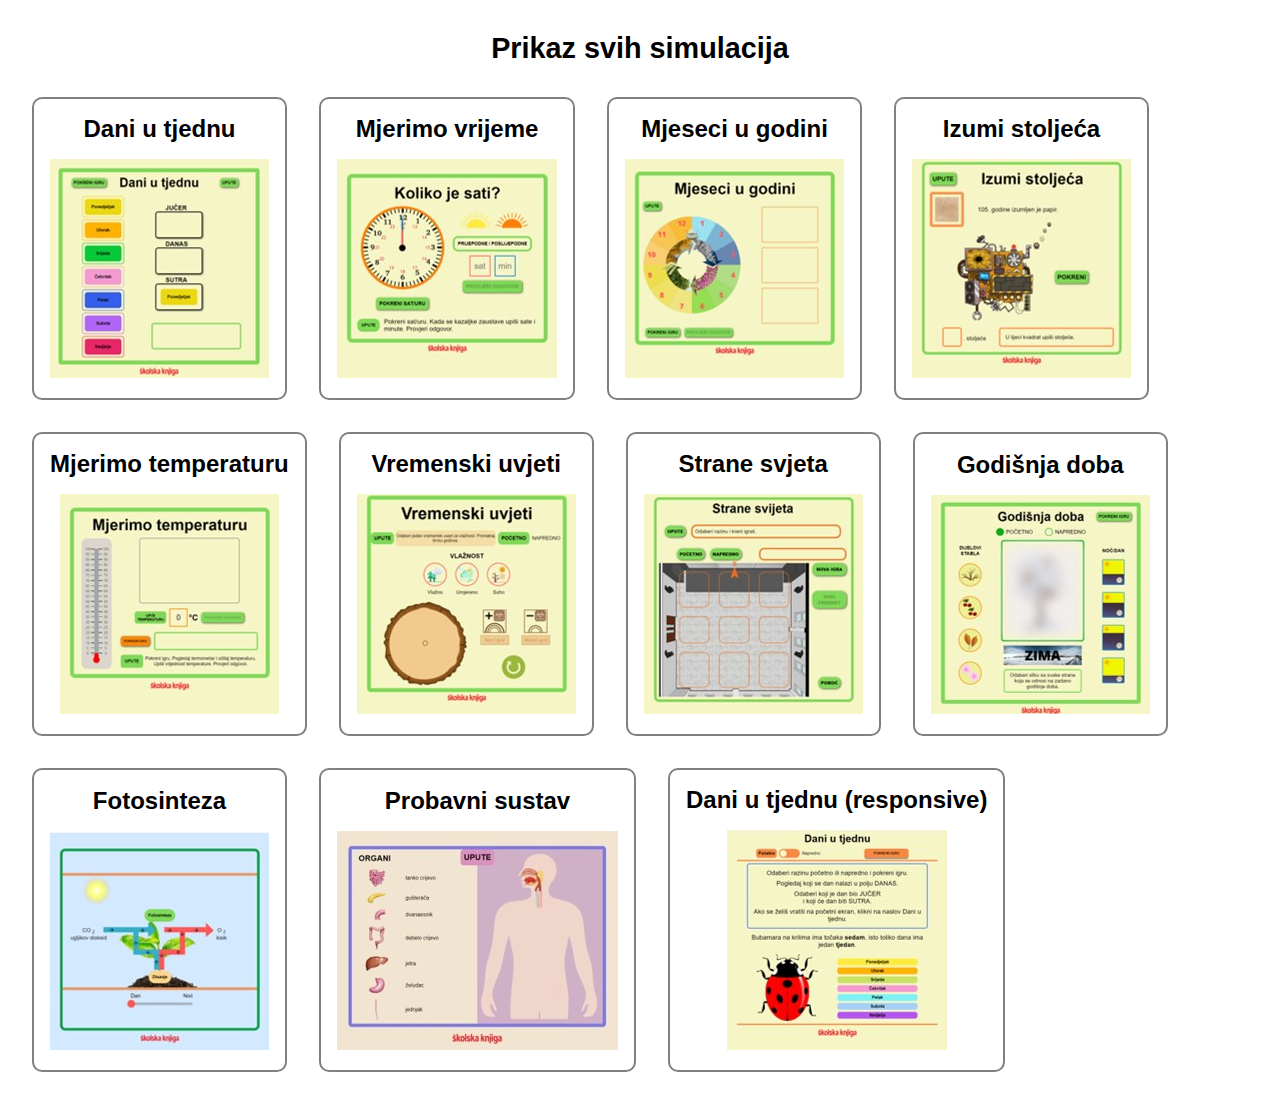
<file: index.html>
<!DOCTYPE html>
<html lang="hr">
  <head>
    <meta charset="UTF-8" />
    <meta http-equiv="X-UA-Compatible" content="IE=edge" />
    <meta name="viewport" content="width=device-width, initial-scale=1.0" />
    <link rel="stylesheet" href="style.css" />
    <title>Simulacije</title>
  </head>
  <body>
    <div class="title">
      <h2>Prikaz svih simulacija</h2>
    </div>
    <div class="card">
      <h2 class="card__title">Dani u tjednu</h2>
      <div class="card__body">
        <a href="./sim/Dani u tjednu/index.html" target="_blank"
          ><img src="./img/dani_u_tjednu.jpg" alt=""
        /></a>
      </div>
    </div>
    <div class="card">
      <h2 class="card__title">Mjerimo vrijeme</h2>
      <div class="card__body">
        <a href="./sim/Mjerimo vrijeme/index.html" target="_blank"
          ><img src="./img/mjerimo_vrijeme.jpg" alt=""
        /></a>
      </div>
    </div>
    <div class="card">
      <h2 class="card__title">Mjeseci u godini</h2>
      <div class="card__body">
        <a href="./sim/Mjeseci u godini/index.html" target="_blank"
          ><img src="./img/mjeseci_u_godini.jpg" alt=""
        /></a>
      </div>
    </div>
    <div class="card">
      <h2 class="card__title">Izumi stoljeća</h2>
      <div class="card__body">
        <a href="./sim/Izumi stoljeca/index.html" target="_blank"
          ><img src="./img/Izumi_stoljeca.jpg" alt=""
        /></a>
      </div>
    </div>
    <div class="card">
      <h2 class="card__title">Mjerimo temperaturu</h2>
      <div class="card__body">
        <a href="./sim/Mjerimo temperaturu/index.html" target="_blank"
          ><img src="./img/mjerimo_temperaturu.jpg" alt=""
        /></a>
      </div>
    </div>
    <div class="card">
      <h2 class="card__title">Vremenski uvjeti</h2>
      <div class="card__body">
        <a href="./sim/Simulacija godova/index.html" target="_blank"
          ><img src="./img/vremenski_uvjeti.jpg" alt=""
        /></a>
      </div>
    </div>
    <div class="card">
      <h2 class="card__title">Strane svjeta</h2>
      <div class="card__body">
        <a href="./sim/Strane svijeta/index.html" target="_blank"
          ><img src="./img/strane_svijeta.jpg" alt=""
        /></a>
      </div>
    </div>
    <div class="card">
      <h2 class="card__title">Godišnja doba</h2>
      <div class="card__body">
        <a href="./sim/Godisnja doba/index.html" target="_blank"
          ><img src="./img/godisnja_doba.jpg" alt=""
        /></a>
      </div>
    </div>
    <div class="card">
      <h2 class="card__title">Fotosinteza</h2>
      <div class="card__body">
        <a href="./sim/Fotosinteza/index.html" target="_blank"
          ><img src="./img/fotosinteza.jpg" alt=""
        /></a>
      </div>
    </div>
    <div class="card">
      <h2 class="card__title">Probavni sustav</h2>
      <div class="card__body">
        <a href="./sim/Probavni sustav/index.html" target="_blank"
          ><img src="./img/probavni_sustav.jpg" alt=""
        /></a>
      </div>
    </div>
    <div class="card">
      <h2 class="card__title">Dani u tjednu (responsive)</h2>
      <div class="card__body">
        <a href="http://test.svijetucenja.com.hr/" target="_blank"
          ><img src="./img/dani_u_tjednu_responsive.jpg" alt=""
        /></a>
      </div>
    </div>
  </body>
</html>
</file>
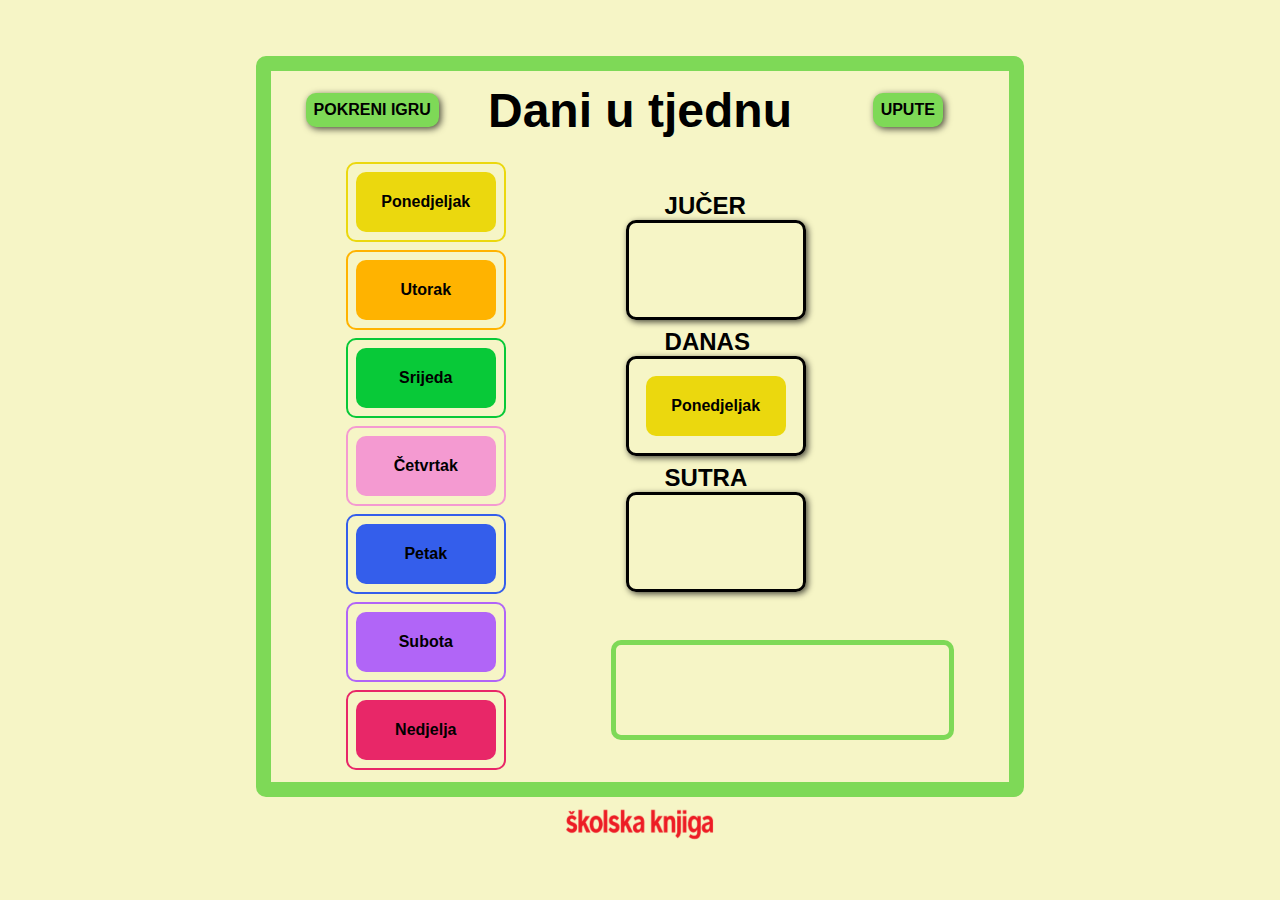
<file: sim/Dani u tjednu/index.html>
<!DOCTYPE html>
<html lang="en">
  <head>
    <meta charset="UTF-8" />
    <meta http-equiv="X-UA-Compatible" content="IE=edge" />
    <meta name="viewport" content="width=device-width, initial-scale=1.0" />
    <link rel="stylesheet" href="./css/style.css" />
    <script defer src="./js/script.js"></script>
    <title>Dani u tjednu</title>
  </head>
  <body>
    <div class="game-container">
      <header>
        <div class="btn-container">
          <button id="newGame">POKRENI IGRU</button>
        </div>
        <div class="main-title">Dani u tjednu</div>
        <div class="btn-container">
          <button id="help">UPUTE</button>
        </div>
      </header>
      <main>
        <div class="days-container">
          <div data-day="monday" class="day-content">
            <div data-day="ponedjeljak" id="monday" class="day monday">
              <p class="noselect">Ponedjeljak</p>
            </div>
          </div>
          <div data-day="tuesday" class="day-content">
            <div data-day="utorak" id="tuesday" class="day tuesday">
              <p class="noselect">Utorak</p>
            </div>
          </div>
          <div data-day="wednesday" class="day-content">
            <div data-day="srijeda" id="wednesday" class="day wednesday">
              <p class="noselect">Srijeda</p>
            </div>
          </div>
          <div data-day="thursday" class="day-content">
            <div data-day="četvrtak" id="thursday" class="day thursday">
              <p class="noselect">Četvrtak</p>
            </div>
          </div>
          <div data-day="friday" class="day-content">
            <div data-day="petak" id="friday" class="day friday">
              <p class="noselect">Petak</p>
            </div>
          </div>
          <div data-day="saturday" class="day-content">
            <div data-day="subota" id="saturday" class="day saturday">
              <p class="noselect">Subota</p>
            </div>
          </div>
          <div data-day="sunday" class="day-content">
            <div data-day="nedjelja" id="sunday" class="day sunday">
              <p class="noselect">Nedjelja</p>
            </div>
          </div>
        </div>
        <div class="task-container">
          <div class="answer-box">
            <div class="title">
              <h2 class="noselect">JUČER</h2>
            </div>
            <div class="answer-content">
              <div id="yesterday" class="element"></div>
            </div>
            <div class="img-content">
              <img class="img-correct" alt="" />
            </div>
          </div>
          <div class="answer-box">
            <div class="title">
              <h2 class="noselect">DANAS</h2>
            </div>
            <div class="answer-content">
              <div id="today" class="element"></div>
            </div>
            <div class="img-content">
              <img class="img-correct" alt="" />
            </div>
          </div>
          <div class="answer-box">
            <div class="title">
              <h2 class="noselect">SUTRA</h2>
            </div>
            <div class="answer-content">
              <div id="tomorrow" class="element"></div>
            </div>
            <div class="img-content">
              <img class="img-correct" alt="" />
            </div>
          </div>
          <div class="help-message">
            <p></p>
          </div>
        </div>
      </main>
    </div>
    <div id="modal" class="modal-window hidden">
      <div id="btnClose">
        <img src="./img/close.svg" alt="" width="40px" />
      </div>
      <div class="help-content">
        <p>Tjedan sedam dana ima,</p>
        <p>a ti poigraj se njima.</p>
        <p>Jučer, danas, sutra odredi</p>
        <p>i dane na pravo mjesto dovedi.</p>
      </div>
    </div>
    <div class="logo">
      <img src="./img/logo_sk_w150px.png" alt="" />
    </div>
  </body>
</html>
</file>
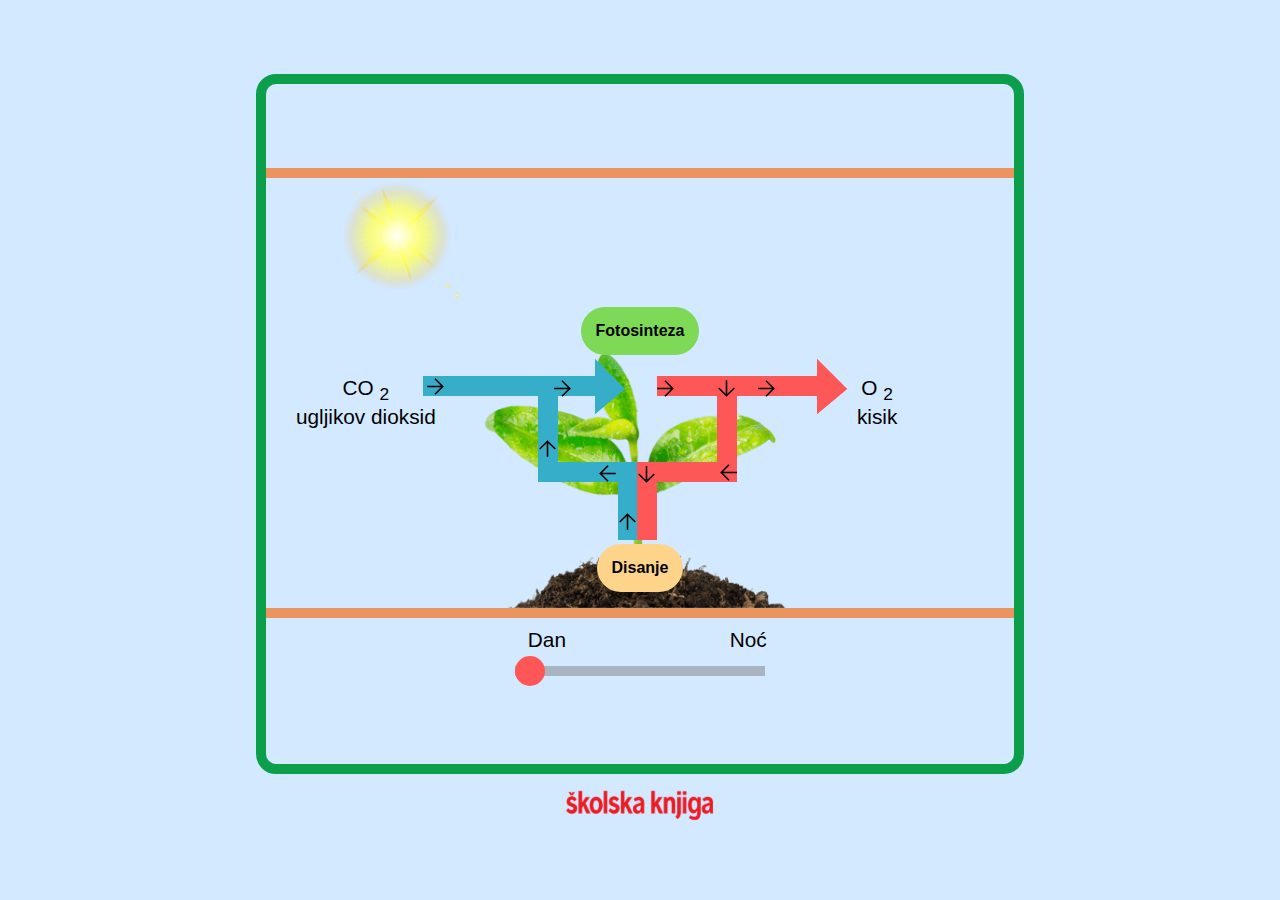
<file: sim/Fotosinteza/index.html>
<!DOCTYPE html>
<html lang="en">
  <head>
    <meta charset="UTF-8" />
    <meta http-equiv="X-UA-Compatible" content="IE=edge" />
    <meta name="viewport" content="width=device-width, initial-scale=1.0" />

    <link rel="stylesheet" href="./css/style.css" />
    <script defer src="./js/script.js"></script>
    <title>Document</title>
  </head>
  <body>
    <div class="container">
      <main>
        <img src="./img/plant.png" alt="" height="350px" />

        <img src="./img/sun.png" alt="" height="125px" class="sun" />

        <img src="./img/moon.png" alt="" height="125px" class="moon" />

        <div class="photosynthesis">Fotosinteza</div>
        <div class="breathing">Disanje</div>

        <div class="el_1_4_container">
          <div class="element_left_1"></div>
          <div class="element_left_2"></div>
          <div class="element_left_3"></div>
          <div class="element_left_4"></div>
          <span class="arrow_l_1" data-value="arrow">
            <img src="./img/arrow_upward.svg" alt="" height="25px" />
          </span>
          <span class="arrow_l_2" data-value="arrow">
            <img src="./img/arrow_back.svg" alt="" height="25px" />
          </span>
          <span class="arrow_l_3" data-value="arrow">
            <img src="./img/arrow_upward.svg" alt="" height="25px" />
          </span>
          <span class="arrow_l_4" data-value="arrow">
            <img src="./img/arrow_forward.svg" alt="" height="25px" />
          </span>
          <div class="element_right_1"></div>
          <div class="element_right_2"></div>
          <div class="element_right_3"></div>
          <div class="element_right_4"></div>
          <div class="arrow_right_right"></div>
          <span class="arrow_r_1" data-value="arrow">
            <img src="./img/arrow_downward.svg" alt="" height="25px" />
          </span>
          <span class="arrow_r_2" data-value="arrow">
            <img src="./img/arrow_back.svg" alt="" height="25px" />
          </span>
          <span class="arrow_r_3" data-value="arrow">
            <img src="./img/arrow_downward.svg" alt="" height="25px" />
          </span>
          <span class="arrow_r_4" data-value="arrow">
            <img src="./img/arrow_forward.svg" alt="" height="25px" />
          </span>
        </div>

        <div class="el_5_container">
          <div class="co_2">
            <p>CO <sub>2</sub></p>
            <p>ugljikov dioksid</p>
          </div>
          <div class="element_left_5"></div>
          <span class="arrow_l_5" data-value="arrow">
            <img src="./img/arrow_forward.svg" alt="" height="25px" />
          </span>
          <div class="arrow_right_right"></div>
          <div class="arrow_left_right"></div>
          <div class="element_right_5"></div>
          <span class="arrow_r_5" data-value="arrow">
            <img src="./img/arrow_forward.svg" alt="" height="25px" />
          </span>
          <div class="arrow_left_right"></div>
          <div class="o_2">
            <p>O <sub>2</sub></p>
            <p>kisik</p>
          </div>
        </div>

        <!--Element koji se prikazuje kada je noć-->
        <div class="el_night_container hidden">
          <div class="co2_night">
            <p>CO <sub>2</sub></p>
            <p>ugljikov dioksid</p>
          </div>
          <div class="element_down_left"></div>
          <div class="arrow_down_left"></div>
          <span class="arrow_d_l_1" data-value="arrow">
            <img src="./img/arrow_back.svg" alt="" height="25px" />
          </span>
          <div class="element_down_right"></div>
          <div class="arrow_down_right"></div>
          <span class="arrow_d_r_1" data-value="arrow">
            <img src="./img/arrow_back.svg" alt="" height="25px" />
          </span>
          <div class="o_2_night">
            <p>O <sub>2</sub></p>
            <p>kisik</p>
          </div>
        </div>
      </main>
      <div class="slidebar_container">
        <input
          type="range"
          min="0"
          max="25"
          value="0"
          class="slider"
          id="myRange"
        />
      </div>
      <div class="day timeDay">Dan</div>
      <div class="night timeDay">Noć</div>
    </div>
    <div class="logo">
      <img src="./img/logo_sk_w150px.png" alt="" />
    </div>
  </body>
</html>
</file>
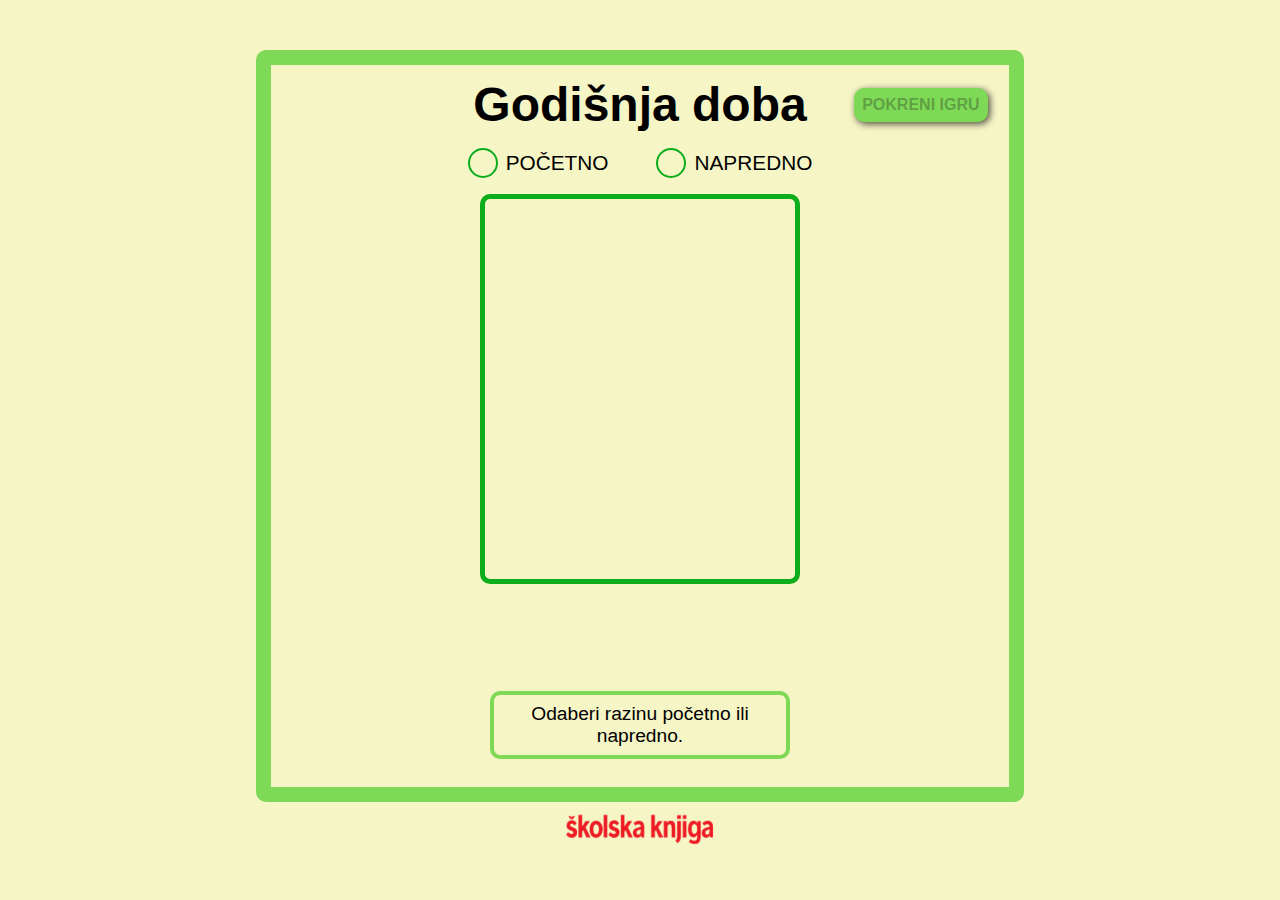
<file: sim/Godisnja doba/index.html>
<!DOCTYPE html>
<html lang="hr">
  <head>
    <meta charset="UTF-8" />
    <meta http-equiv="X-UA-Compatible" content="IE=edge" />
    <meta name="viewport" content="width=device-width, initial-scale=1.0" />
    <meta name="author" content="Saša Taušan" />
    <link rel="stylesheet" href="./css/style.css" />
    <script defer src="./js/script.js"></script>
    <title>Godišnja doba</title>
  </head>
  <body>
    <div class="game-container">
      <header>
        <button id="newGame" disabled="true">POKRENI IGRU</button>
        <h2 class="main-title">Godišnja doba</h2>
      </header>
      <div class="choose-level-container">
        <div class="choose-level-content">
          <div id="beginner" class="check-box"></div>
          <p>POČETNO</p>
        </div>
        <div class="choose-level-content">
          <div id="advanced" class="check-box"></div>
          <p>NAPREDNO</p>
        </div>
      </div>
      <main>
        <div data-level="beginner" class="user-container hidden">
          <h3>
            DIJELOVI <br />
            STABLA
          </h3>
          <div class="circle">
            <img data-id="tp" alt="" />
          </div>
          <div class="circle">
            <img data-id="tp" alt="" />
          </div>
          <div class="circle">
            <img data-id="tp" alt="" />
          </div>
          <div class="circle">
            <img data-id="tp" alt="" />
          </div>
        </div>
        <div data-level="advanced" class="user-container hidden">
          <h3>
            VREMENSKI <br />
            UVJETI
          </h3>
          <div class="circle">
            <img data-id="wc" alt="" />
          </div>
          <div class="circle">
            <img data-id="wc" alt="" />
          </div>
          <div class="circle">
            <img data-id="wc" alt="" />
          </div>
          <div class="circle">
            <img data-id="wc" alt="" />
          </div>
        </div>
        <div class="tree-img-task-container">
          <div class="tree-img">
            <img id="treeTask" alt="" />
          </div>
          <div class="task-element">
            <img id="task" alt="" />
          </div>
          <div class="message-element">
            <p id="message">Odaberi razinu početno ili napredno.</p>
          </div>
        </div>
        <div data-level="beginner" class="user-container hidden">
          <h3>NOĆ/DAN</h3>
          <div class="square">
            <img data-id="dn" alt="" />
          </div>
          <div class="square">
            <img data-id="dn" alt="" />
          </div>
          <div class="square">
            <img data-id="dn" alt="" />
          </div>
          <div class="square">
            <img data-id="dn" alt="" />
          </div>
        </div>
        <div data-level="advanced" class="user-container hidden">
          <h3>
            POČINJE/ <br />
            ZAVRŠAVA
          </h3>
          <div class="square">
            <img data-id="ds" alt="" />
          </div>
          <div class="square">
            <img data-id="ds" alt="" />
          </div>
          <div class="square">
            <img data-id="ds" alt="" />
          </div>
          <div class="square">
            <img data-id="ds" alt="" />
          </div>
        </div>
      </main>
    </div>
    <div class="logo">
      <img src="./img/logo_sk_w150px.png" alt="" />
    </div>
  </body>
</html>
</file>
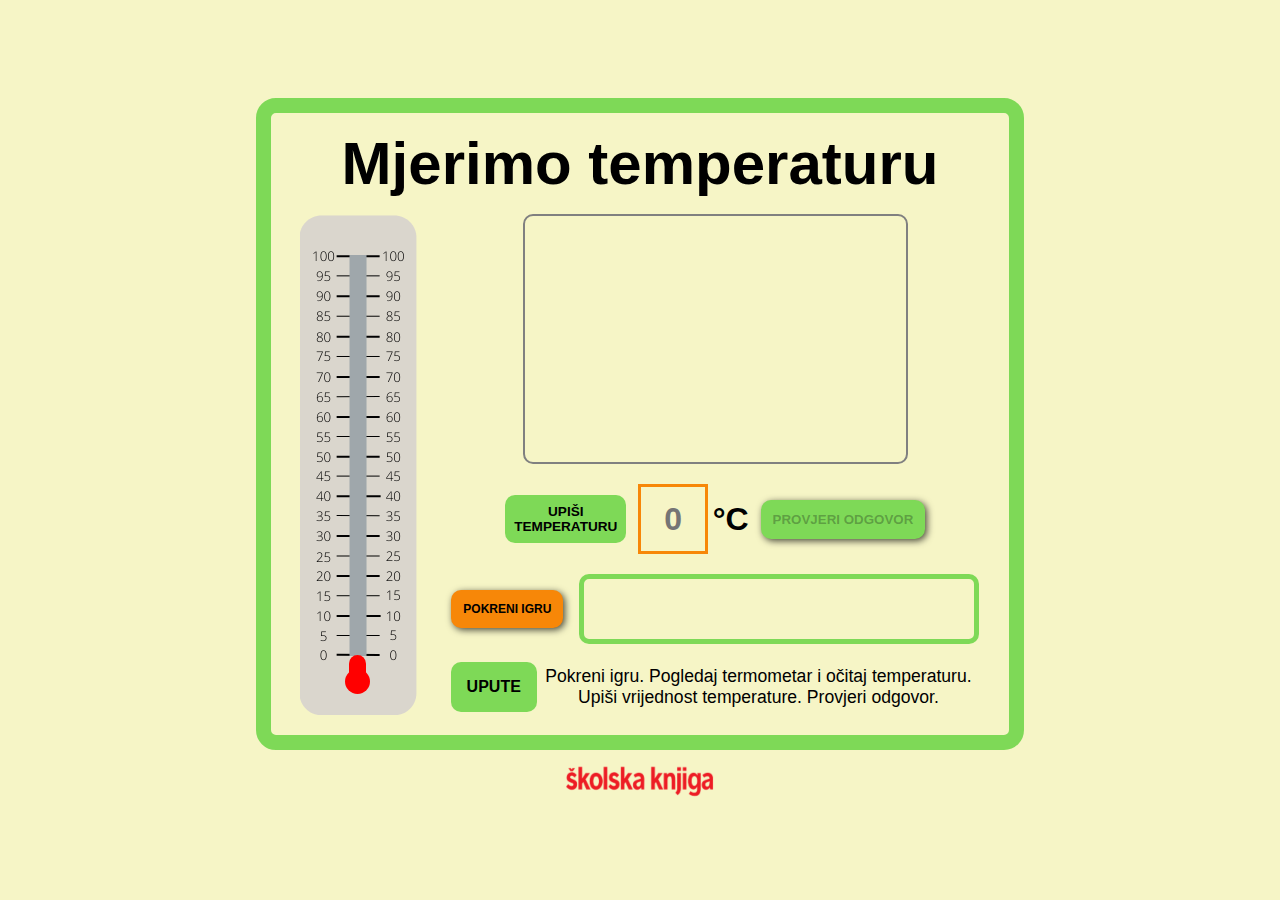
<file: sim/Mjerimo temperaturu/index.html>
<!DOCTYPE html>
<html lang="en">
  <head>
    <meta charset="UTF-8" />
    <meta http-equiv="X-UA-Compatible" content="IE=edge" />
    <meta name="viewport" content="width=device-width, initial-scale=1.0" />
    <meta name="author" content="Saša Taušan" />
    <link rel="stylesheet" href="./css/style.css" />
    <script defer src="./js/script.js"></script>
    <title>Mjerimo temperaturu</title>
  </head>
  <body>
    <div class="game__container">
      <header>
        <h2>Mjerimo temperaturu</h2>
      </header>
      <main>
        <div class="thermometer__content">
          <img src="./img/termometar.png" alt="" />
          <div class="circle">
            <div class="hand" id="hand"></div>
          </div>
        </div>
        <div class="right__container">
          <div class="img__container">
            <div class="img__content">
              <img id="imgTemp" alt="" width="375px" />
              <h2 id="imgTempTitle"></h2>
            </div>
          </div>
          <div class="game__features__container">
            <div class="game__features__content">
              <div class="game__features__title">
                <p>UPIŠI</p>
                <p>TEMPERATURU</p>
              </div>
              <div class="game__features__input">
                <input
                  type="text"
                  name="inputTemp"
                  id="inputTemp"
                  placeholder="0"
                  disabled="true"
                  ;
                />
                <span>°C</span>
              </div>
              <div class="game__features__btn">
                <button class="btn" id="checkAnswerBtn" disabled="true">
                  PROVJERI ODGOVOR
                </button>
              </div>
            </div>
            <div class="game__play__btn__message__container">
              <div class="game__play__btn">
                <button class="btn" id="playBtn">POKRENI IGRU</button>
              </div>
              <div class="message__display">
                <p id="message"></p>
              </div>
            </div>
            <footer>
              <div class="help__element">
                <p>UPUTE</p>
              </div>
              <div class="help__message">
                <p>
                  Pokreni igru. Pogledaj termometar i očitaj temperaturu. Upiši
                  vrijednost temperature. Provjeri odgovor.
                </p>
              </div>
            </footer>
          </div>
        </div>
      </main>
    </div>
    <div class="logo">
      <img
        src="./img/logo_sk_w150px.png"
        alt="Logo školske knjige"
        class="logo"
      />
    </div>
  </body>
</html>
</file>
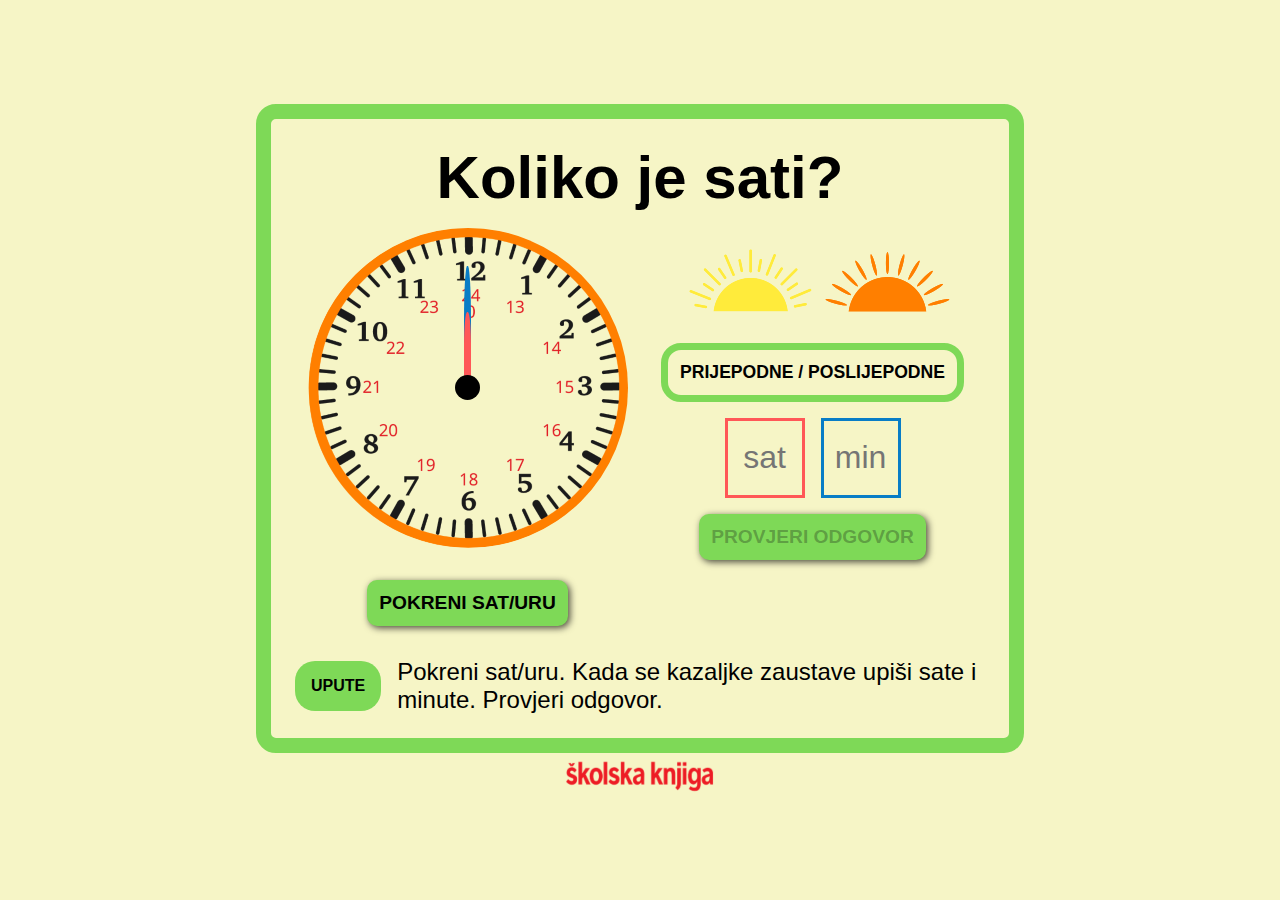
<file: sim/Mjerimo vrijeme/index.html>
<!DOCTYPE html>
<html lang="hr">
  <head>
    <meta charset="UTF-8" />
    <meta http-equiv="X-UA-Compatible" content="IE=edge" />
    <meta name="viewport" content="width=device-width, initial-scale=1.0" />
    <meta name="author" content="Saša Taušan" />
    <link rel="stylesheet" href="./css/style.css" />
    <script defer src="./js/script.js"></script>
    <title>KOLIKO JE SATI?</title>
  </head>
  <body>
    <div class="game__container">
      <header>
        <h2>Koliko je sati?</h2>
      </header>
      <main>
        <div class="left__side__main">
          <div class="clock__content">
            <div class="hand hour" id="handHour"></div>
            <div class="hand minute" id="handMinute"></div>
          </div>
          <div class="btn__content">
            <button id="btn__play__clock" class="btn">POKRENI SAT/URU</button>
          </div>
        </div>
        <div class="right__side__main">
          <div class="am__pm__img__content">
            <div class="am__img__content">
              <img
                src="./img/am_img_125px.png"
                alt="Slika prikazuje vrijeme prije podne"
              />
            </div>
            <div class="pm__img__content">
              <img
                src="./img/pm_img_125px.png"
                alt="Slika prikazuje vrijeme poslije podne"
              />
            </div>
          </div>
          <div class="am__pm__content">
            <p id="message__ampm">PRIJEPODNE / POSLIJEPODNE</p>
          </div>
          <div class="input__user">
            <input
              type="text"
              id="inputHour"
              name="inputHour"
              placeholder="sat"
            />
            <input
              type="text"
              id="inputMinute"
              name="inputMinute"
              placeholder="min"
            />
          </div>
          <div class="btn__check__answer__content">
            <button id="btn__check__answer" class="btn" disabled="true">
              PROVJERI ODGOVOR
            </button>
          </div>
          <div class="message__content">
            <p id="message__error"></p>
          </div>
        </div>
      </main>
      <footer>
        <div class="help__element">
          <p>UPUTE</p>
        </div>
        <div class="help__message">
          <p>
            Pokreni sat/uru. Kada se kazaljke zaustave upiši sate i minute.
            Provjeri odgovor.
          </p>
        </div>
      </footer>
    </div>
    <div class="footer__logo">
      <img
        class="footer__logo__img"
        src="./img/logo_sk_w150px.png"
        alt="Logo školske knjige"
      />
    </div>
  </body>
</html>
</file>
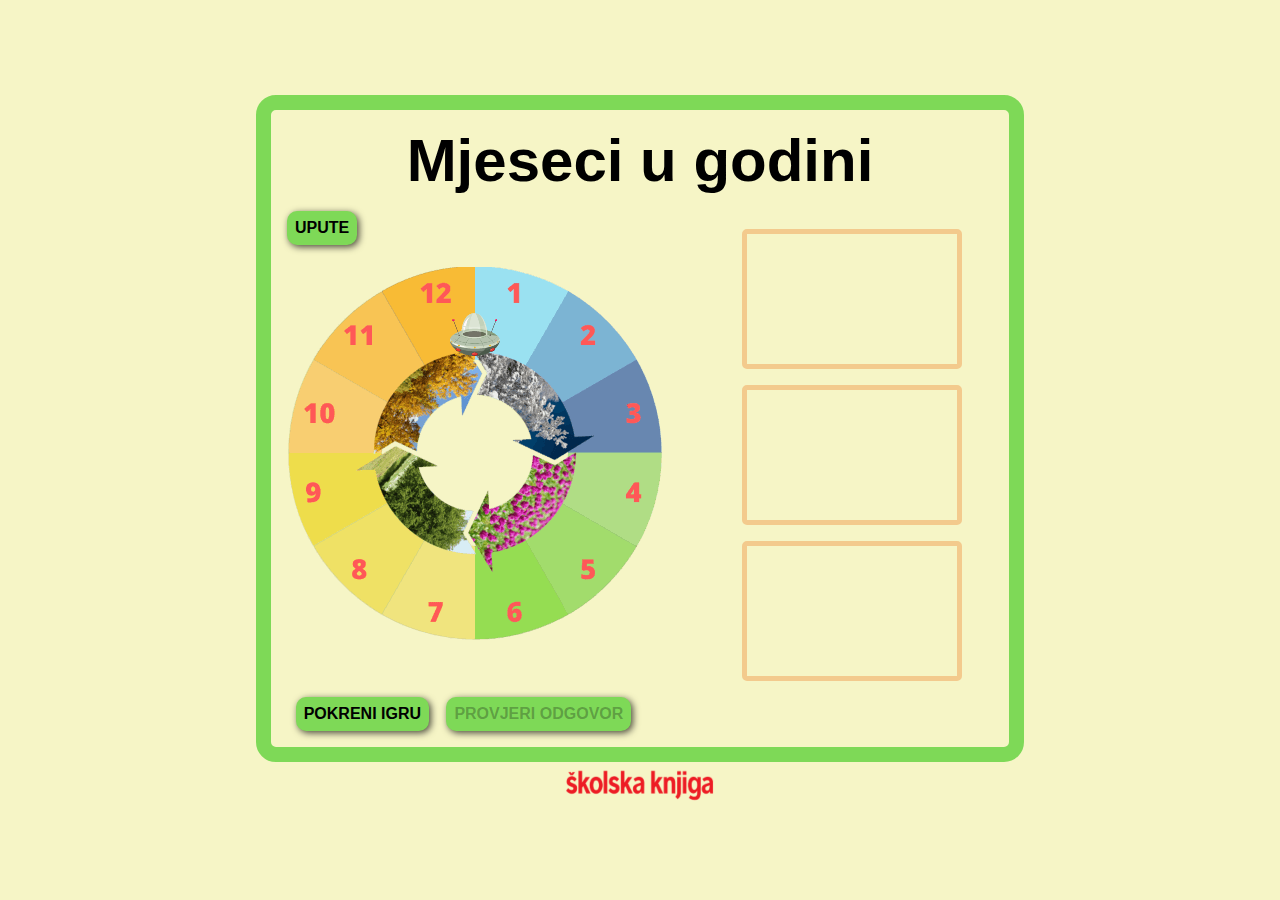
<file: sim/Mjeseci u godini/index.html>
<!DOCTYPE html>
<html lang="en">
  <head>
    <meta charset="UTF-8" />
    <meta http-equiv="X-UA-Compatible" content="IE=edge" />
    <meta name="viewport" content="width=device-width, initial-scale=1.0" />
    <link rel="stylesheet" href="./css/style.css" />
    <script defer src="./js/script.js"></script>
    <title>Document</title>
  </head>
  <body>
    <div class="game-container">
      <div class="main-title">
        <h2>Mjeseci u godini</h2>
      </div>
      <div class="help-content">
        <div class="help-element">
          <p>UPUTE</p>
        </div>
      </div>
      <main>
        <div class="calendar-content">
          <img src="./img/calendar_w375px.png" alt="" />
          <img class="nlo" src="./img/nlo_w50px.png" alt="" />
        </div>
        <div class="answer-options-container">
          <div class="answer-container">
            <div class="answer"></div>
          </div>
          <div class="answer-container">
            <div class="answer"></div>
          </div>
          <div class="answer-container">
            <div class="answer"></div>
          </div>
        </div>
      </main>
      <div class="btn-message-container">
        <div class="btn-content">
          <button id="newGame">POKRENI IGRU</button>
          <button id="checkAnswer" disabled="true">PROVJERI ODGOVOR</button>
        </div>
        <div class="message-content">
          <p></p>
        </div>
      </div>
    </div>
    <div class="modal-window hidden">
      <div class="close-btn">
        <img id="closeBtnModal" src="./img/close.svg" alt="" />
      </div>
      <div class="main-content">
        <div class="modal-content">
          <img src="./img/modal-img.png" alt="" />
          <img class="nlo-modal" src="./img/modal-nlo.png" alt="" />
        </div>
        <div class="modal-text">
          <p class="modal-text-p">Uđi u svoj vremenski stroj.</p>
          <p class="modal-text-p">
            Kroz vrijeme plovi i mjesece u godini ponovi.
          </p>
          <p class="modal-text-p">
            Pomoć ti može biti poseban dan koji je za svaki mjesec zadan.
          </p>
        </div>
      </div>
    </div>
    <div class="logo">
      <img src="./img/logo_sk_w150px.png" alt="" />
    </div>
  </body>
</html>
</file>
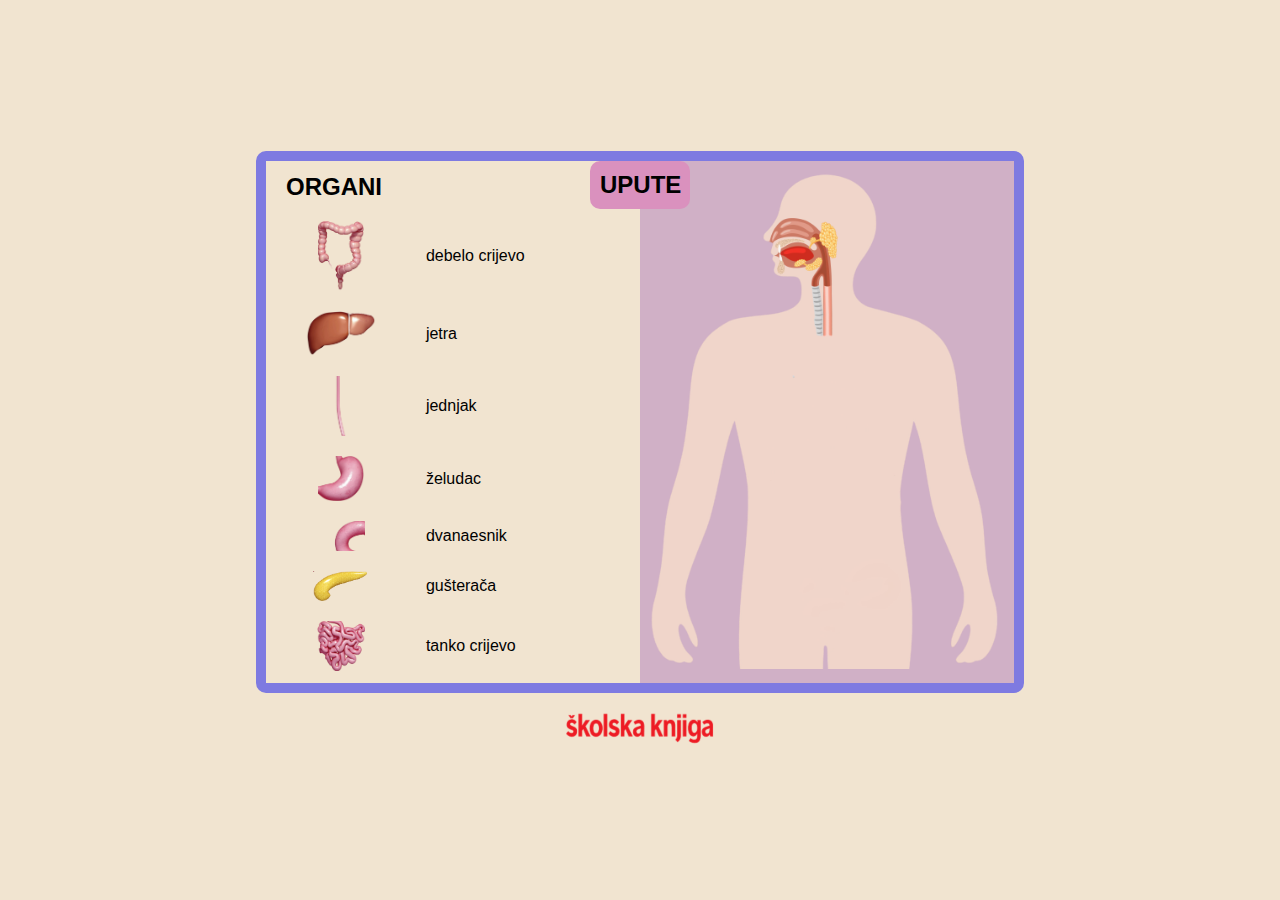
<file: sim/Probavni sustav/index.html>
<!DOCTYPE html>
<html lang="hr">
  <head>
    <meta charset="UTF-8" />
    <meta http-equiv="X-UA-Compatible" content="IE=edge" />
    <meta name="viewport" content="width=device-width, initial-scale=1.0" />
    <meta name="author" content="Saša Taušan" />
    <link rel="stylesheet" href="./css/style.css" />
    <script defer src="./js/script.js"></script>
    <title>Probavni sustav</title>
  </head>
  <body>
    <div class="container">
      <div class="help_message" id="helpMessage"><h2>UPUTE</h2></div>
      <div class="help_message_text" id="helpMessageText">
        <p>
          Pokušaj redom složiti organe probavng sustava, a probavne žlijezde
          dodaj na kraju. Za svaki organ pročitaj zanimljivosti.
        </p>
      </div>
      <div class="final_message_container" id="finalMessage">
        <div class="final_message_text">
          <p>
            Pokreni ponovno igru i doznaj nove zanimljivosti o organima
            probavnog sustava.
          </p>
        </div>
        <button class="final_message_btn" id="newGame">POKRENI</button>
      </div>
      <div class="left_side">
        <div class="title">
          <h2>ORGANI</h2>
        </div>
        <div class="organ_content">
          <div class="organ_img">
            <img src="#" alt="" class="dragable-item" />
          </div>
          <div class="organ_title">
            <p></p>
          </div>
          <div class="fun_fact hidden">
            <div class="fun_fact_img">
              <img src="./img/lightbulb.png" alt="" height="30px" />
            </div>
            <div class="fun_fact_text">
              <p>Hrana za 7 sekundi prolazi kroz jednjak.</p>
            </div>
          </div>
        </div>
        <div class="organ_content">
          <div class="organ_img">
            <img src="#" alt="" class="dragable-item" />
          </div>
          <div class="organ_title">
            <p></p>
          </div>
          <div class="fun_fact hidden">
            <div class="fun_fact_img">
              <img src="./img/lightbulb.png" alt="" height="30px" />
            </div>
            <div class="fun_fact_text">
              <p>Hrana za 7 sekundi prolazi kroz jednjak.</p>
            </div>
          </div>
        </div>
        <div class="organ_content">
          <div class="organ_img">
            <img src="#" alt="" class="dragable-item" />
          </div>
          <div class="organ_title">
            <p></p>
          </div>
          <div class="fun_fact hidden">
            <div class="fun_fact_img">
              <img src="./img/lightbulb.png" alt="" height="30px" />
            </div>
            <div class="fun_fact_text">
              <p>Hrana za 7 sekundi prolazi kroz jednjak.</p>
            </div>
          </div>
        </div>
        <div class="organ_content">
          <div class="organ_img">
            <img src="#" alt="" class="dragable-item" />
          </div>
          <div class="organ_title">
            <p></p>
          </div>
          <div class="fun_fact hidden">
            <div class="fun_fact_img">
              <img src="./img/lightbulb.png" alt="" height="30px" />
            </div>
            <div class="fun_fact_text">
              <p>Hrana za 7 sekundi prolazi kroz jednjak.</p>
            </div>
          </div>
        </div>
        <div class="organ_content">
          <div class="organ_img">
            <img src="#" alt="" class="dragable-item" />
          </div>
          <div class="organ_title">
            <p></p>
          </div>
          <div class="fun_fact hidden">
            <div class="fun_fact_img">
              <img src="./img/lightbulb.png" alt="" height="30px" />
            </div>
            <div class="fun_fact_text">
              <p>Hrana za 7 sekundi prolazi kroz jednjak.</p>
            </div>
          </div>
        </div>
        <div class="organ_content">
          <div class="organ_img">
            <img src="#" alt="" class="dragable-item" />
          </div>
          <div class="organ_title">
            <p></p>
          </div>
          <div class="fun_fact hidden">
            <div class="fun_fact_img">
              <img src="./img/lightbulb.png" alt="" height="30px" />
            </div>
            <div class="fun_fact_text">
              <p>Hrana za 7 sekundi prolazi kroz jednjak.</p>
            </div>
          </div>
        </div>
        <div class="organ_content">
          <div class="organ_img">
            <img src="#" alt="" class="dragable-item" />
          </div>
          <div class="organ_title">
            <p></p>
          </div>
          <div class="fun_fact hidden">
            <div class="fun_fact_img">
              <img src="./img/lightbulb.png" alt="" height="30px" />
            </div>
            <div class="fun_fact_text">
              <p>
                Na mjestu prelaska tankog u debelo crijevo nalazi se slijepo
                crijevo s crvuljkom.
              </p>
            </div>
          </div>
        </div>
      </div>
      <div class="right_side">
        <div class="human_body_img">
          <img src="./img/body.png" class="responsive" alt="" />
          <div class="esophagus organ_dropzone" data-organ="esophagus"></div>
          <div class="stomach organ_dropzone" data-organ="stomach"></div>
          <div class="duodenum organ_dropzone" data-organ="duodenum"></div>
          <div class="liver organ_dropzone" data-organ="liver"></div>
          <div class="pancreas organ_dropzone" data-organ="pancreas"></div>
          <div class="colon organ_dropzone" data-organ="colon"></div>
          <div
            class="small_intestine organ_dropzone"
            data-organ="small_intestine"
          ></div>
        </div>
      </div>
    </div>
    <div class="logo">
      <img src="./img/logo_sk_w150px.png" alt="" />
    </div>
  </body>
</html>
</file>
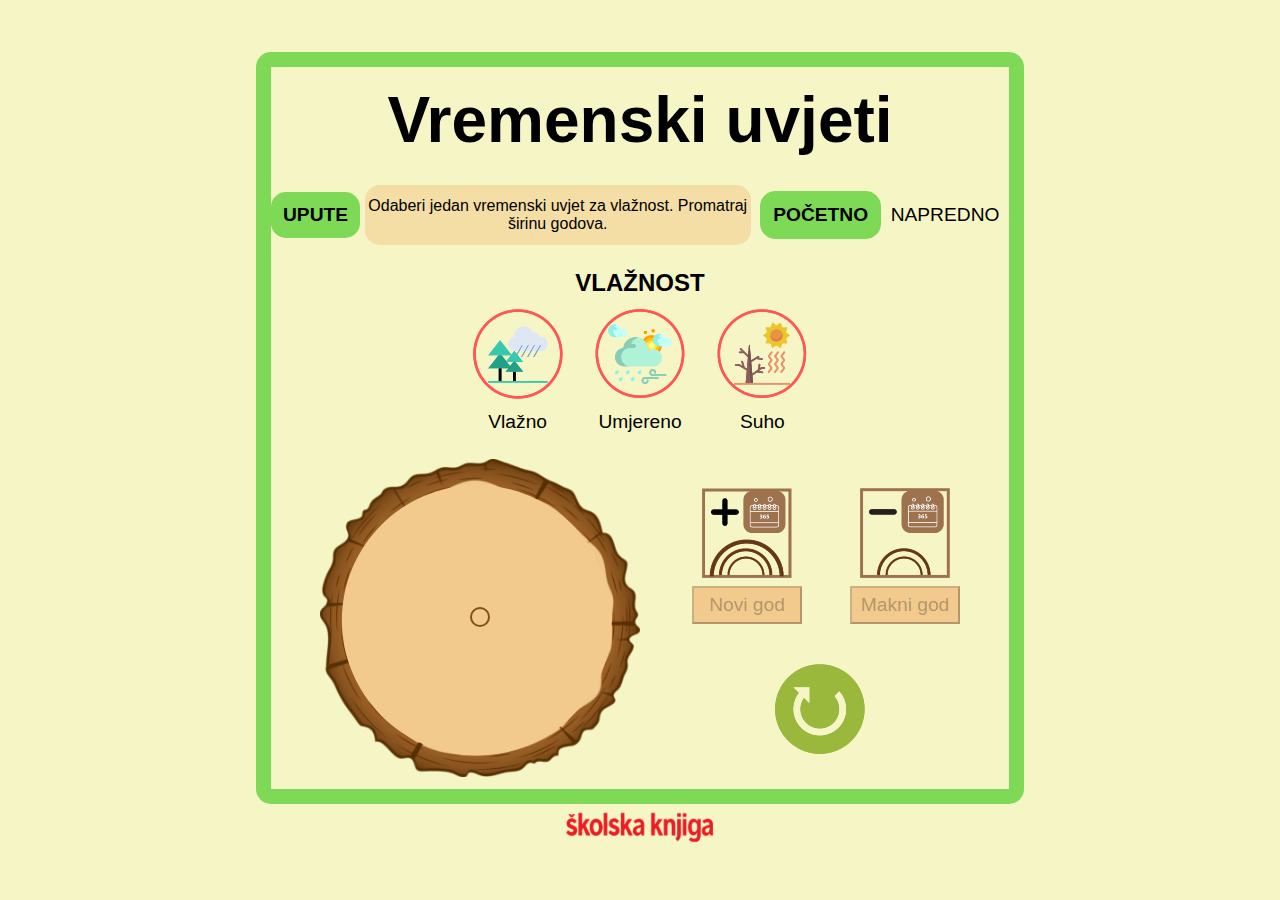
<file: sim/Simulacija godova/index.html>
<!DOCTYPE html>
<html lang="hr">
  <head>
    <meta charset="UTF-8" />
    <meta http-equiv="X-UA-Compatible" content="IE=edge" />
    <meta name="viewport" content="width=device-width, initial-scale=1.0" />
    <meta name="author" content="Saša Taušan" />
    <link rel="stylesheet" href="./css/style.css" />
    <script defer src="./js/script.js"></script>
    <title>Simulacija godova</title>
  </head>
  <body>
    <div class="game-container">
      <div class="main-title-content">
        <h1>Vremenski uvjeti</h1>
      </div>
      <header>
        <div class="help-container">
          <div class="help-headline">
            <p>UPUTE</p>
          </div>
          <div class="help-message">
            <p id="helpMessage">
              Odaberi jedan vremenski uvjet za vlažnost. Promatraj širinu
              godova.
            </p>
          </div>
        </div>
        <div class="option-container">
          <p class="active-option" id="beginner">POČETNO</p>
          <p id="advanced" data-active="false">NAPREDNO</p>
        </div>
      </header>
      <div class="option-img-container">
        <div class="option-img-container-content">
          <div class="option-img-title">
            <h2>VLAŽNOST</h2>
          </div>
          <div class="img-content">
            <img
              id="moisture"
              class="weather-img"
              src="./img/weather_0_default.png"
              alt=""
            />
            <p>Vlažno</p>
          </div>
          <div class="img-content">
            <img
              id="normalWeather"
              class="weather-img"
              src="./img/weather_1_default.png"
              alt=""
            />
            <p>Umjereno</p>
          </div>
          <div class="img-content">
            <img
              id="drought"
              class="weather-img"
              src="./img/weather_2_default.png"
              alt=""
            />
            <p>Suho</p>
          </div>
        </div>
        <div class="option-img-container-content hidden" id="tempContent">
          <div class="option-img-title">
            <h2>TEMPERATURA</h2>
          </div>
          <div class="img-content">
            <img
              id="cold"
              class="temp-img"
              src="./img/temp_0_default.png"
              alt=""
            />
            <p>Hladno</p>
          </div>
          <div class="img-content">
            <img
              id="normalTemp"
              class="temp-img"
              src="./img/temp_1_default.png"
              alt=""
            />
            <p>Umjereno</p>
          </div>
          <div class="img-content">
            <img
              id="hot"
              class="temp-img"
              src="./img/temp_2_default.png"
              alt=""
            />
            <p>Toplo</p>
          </div>
        </div>
      </div>
      <main>
        <div class="tree-img-container">
          <img src="./img/tree-rings.png" alt="" />
          <div class="tree-ring"></div>
        </div>
        <div class="reset-plus-minus-container">
          <div class="plus-minus-content">
            <div class="god-content">
              <img src="./img/plus_god_w90px.png" alt="" />
              <button id="plusGod" disabled="true">Novi god</button>
            </div>
            <div class="god-content">
              <img src="./img/minus_god_w90px.png" alt="" />
              <button id="minusGod" disabled="true">Makni god</button>
            </div>
          </div>
          <div class="reset-content">
            <a href="index.html"><img src="./img/reset_w90px.png" alt="" /></a>
          </div>
        </div>
      </main>
    </div>
    <div class="logo">
      <img src="./img/logo_sk_w150px.png" alt="" />
    </div>
  </body>
</html>
</file>
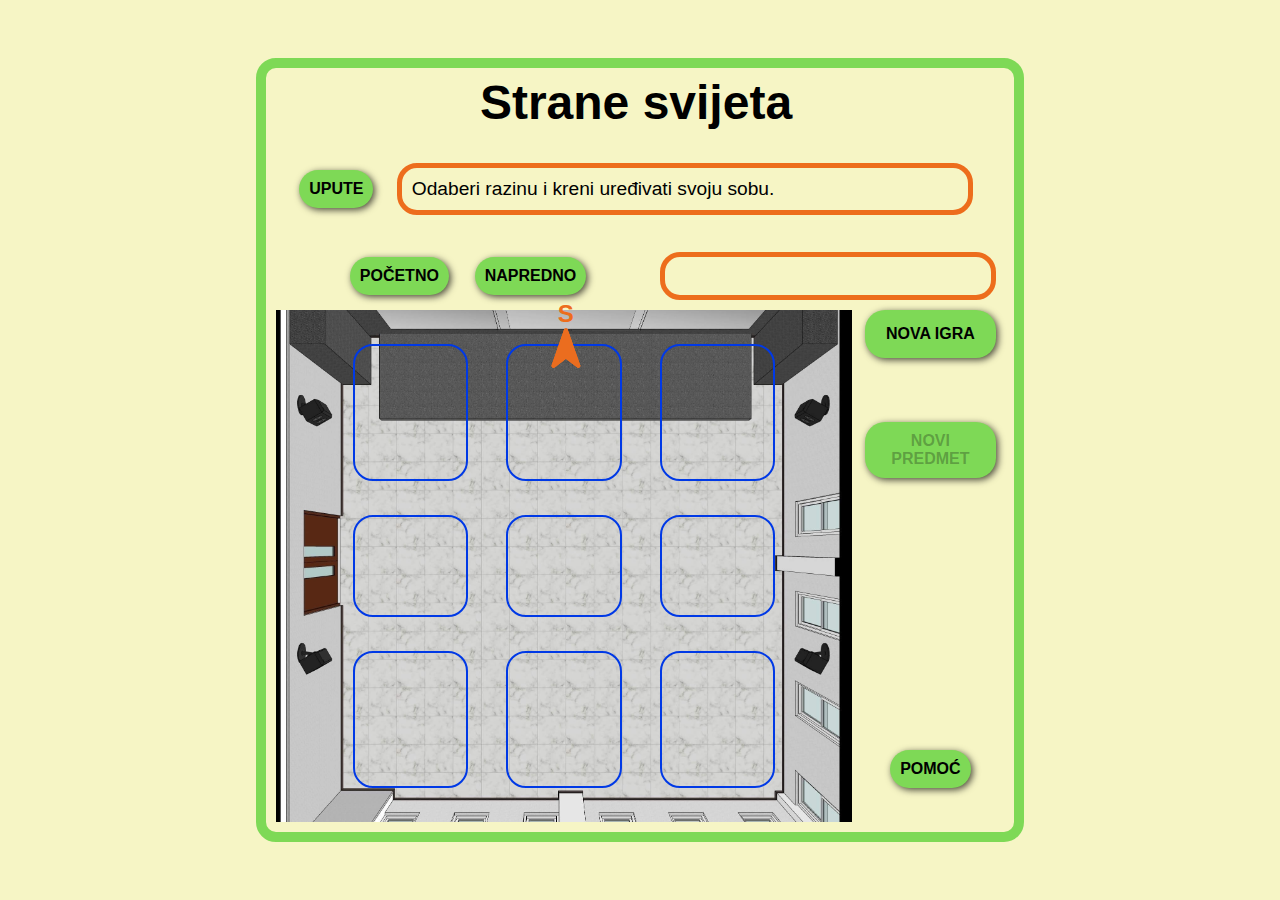
<file: sim/Strane svijeta/index.html>
<!DOCTYPE html>
<html lang="hr">
  <head>
    <meta charset="UTF-8" />
    <meta http-equiv="X-UA-Compatible" content="IE=edge" />
    <meta name="viewport" content="width=device-width, initial-scale=1.0" />
    <meta name="author" content="Saša Taušan" />
    <link rel="stylesheet" href="./css/style.css" />
    <script defer src="./js/script.js"></script>
    <title>Strane svijeta</title>
  </head>
  <body class="flex-center">

    <div class="container">
      <div class="manual-content">
        <p>
          Uredi svoju sobu s osam različitih predmeta. Promotri gdje se nalazi
          sjever. 
          <p>  Pokreni igru i postavi predmet na zadanu stranu svijeta.</p> Ako
          nisi dobro postavio/postavila predmet, klikni na gumb Pomoć.
        </p>
    
      </div>
      <header class="grid-item-center">
        <h2>Strane svijeta</h2>
      </header>
      <section class="after-header flex-space-evenly">
        <button id="manualBtn" class="btn">UPUTE</button>
        <div class="message-content">
          <p></p>
        </div>
      </section>
      <button id="newGame" class="btn btn_1">NOVA IGRA</button>
      <section class="level-content flex-space-evenly">
        <button id="beginner" class="btn">POČETNO</button>
        <button id="advanced" class="btn">NAPREDNO</button>
      </section>
      <section class="task-message">
        <p id="taskMessage"></p>
      </section>
      <main>
        <div id="sz" class="world-side dropzone-grid" data-attribute="dropzone">
          <p class="dropzone-content grid-item-center invisible">SZ</p>
        </div>
        <div id="s" class="world-side dropzone-grid" data-attribute="dropzone">
          <p class="dropzone-content grid-item-center invisible">S</p>
        </div>
        <div id="si" class="world-side dropzone-grid" data-attribute="dropzone">
          <p class="dropzone-content grid-item-center invisible">SI</p>
        </div>
        <div id="i" class="world-side dropzone-grid" data-attribute="dropzone">
          <p class="dropzone-content grid-item-center invisible">I</p>
        </div>
        <div id="ji" class="world-side dropzone-grid" data-attribute="dropzone">
          <p class="dropzone-content grid-item-center invisible">JI</p>
        </div>
        <div id="j" class="world-side dropzone-grid" data-attribute="dropzone">
          <p class="dropzone-content grid-item-center invisible">J</p>
        </div>
        <div id="jz" class="world-side dropzone-grid" data-attribute="dropzone">
          <p class="dropzone-content grid-item-center invisible">JZ</p>
        </div>
        <div id="z" class="world-side dropzone-grid" data-attribute="dropzone">
          <p class="dropzone-content grid-item-center invisible">Z</p>
        </div>
        <div id="img-content" class="world-side flex-center"></div>
        <div class="arrow-content">
          <h2>S</h2>
          <img src="./img/arrow.png" alt="" />
        </div>
      </main>
      <button id="newItem" class="btn btn_1 grid-item-center" disabled="true">
        NOVI PREDMET
      </button>
      <button id="helpBtn" class="btn btn_1 grid-item-center">POMOĆ</button>
    </div>
  </body>
</html>
</file>
<file: style.css>
* {
  box-sizing: border-box;
  margin: 0;
  padding: 0;
  font-family: Arial, Helvetica, sans-serif;
}

html,
body {
  width: 100vw;
  display: flex;
  gap: 2rem;
  flex-wrap: wrap;
  padding: 1rem;
}

.title {
  width: 100%;
  text-align: center;
  font-size: larger;
}

.card {
  border: 2px solid grey;
  display: flex;
  flex-direction: column;
  justify-content: center;
  align-items: center;
  padding: 1rem;
  row-gap: 1rem;
  border-radius: 10px;
}
</file>
<file: sim/Dani u tjednu/css/style.css>
* {
  margin: 0;
  padding: 0;
  -webkit-box-sizing: border-box;
  box-sizing: border-box;
}

html,
body {
  font-family: Arial, Helvetica, sans-serif;
  background-color: #f6f5c6;
  width: 100vw;
  height: 100vh;
  display: -webkit-box;
  display: -ms-flexbox;
  display: flex;
  -webkit-box-pack: center;
  -ms-flex-pack: center;
  justify-content: center;
  -webkit-box-align: center;
  -ms-flex-align: center;
  align-items: center;
  -webkit-box-orient: vertical;
  -webkit-box-direction: normal;
  -ms-flex-direction: column;
  flex-direction: column;
  position: relative;
}

.text-content {
  width: 45%;
  margin: 0.5em;
  color: white;
  font-size: 1rem;
  line-height: 3rem;
  align-self: center;
  border-left: 3px solid white;
  padding: 1rem 0;
  padding-left: 1.5rem;
}

.game-container {
  max-width: 768px;
  border: 15px solid #7ed957;
  border-radius: 10px;
  padding: 0.75rem;
  display: -webkit-box;
  display: -ms-flexbox;
  display: flex;
  -webkit-box-align: center;
  -ms-flex-align: center;
  align-items: center;
  flex-wrap: wrap;
  -ms-flex-wrap: wrap;
}

header {
  width: 100%;
  display: -webkit-box;
  display: -ms-flexbox;
  display: flex;
  -webkit-box-align: center;
  -ms-flex-align: center;
  align-items: center;
  margin-bottom: 1rem;
}

.btn-container {
  width: 25%;
  text-align: center;
}

button {
  background-color: #7ed957;
  cursor: pointer;
  padding: 0.5rem;
  border: none;
  border-radius: 10px;
  -webkit-box-shadow: 2px 2px 7px rgba(0, 0, 0, 0.705);
  box-shadow: 2px 2px 7px rgba(0, 0, 0, 0.705);
  font-weight: bold;
  font-size: 1rem;
}

.main-title {
  width: 50%;
  text-align: center;
  font-size: 3rem;
  font-weight: bold;
}

main {
  width: 100%;
  display: -webkit-box;
  display: -ms-flexbox;
  display: flex;
  -webkit-box-align: center;
  -ms-flex-align: center;
  align-items: center;
}

.days-container {
  width: 40%;
  display: -webkit-box;
  display: -ms-flexbox;
  display: flex;
  -webkit-box-orient: vertical;
  -webkit-box-direction: normal;
  -ms-flex-direction: column;
  flex-direction: column;
  -webkit-box-align: center;
  -ms-flex-align: center;
  align-items: center;
  -webkit-box-pack: center;
  -ms-flex-pack: center;
  justify-content: center;
}

.day-content {
  width: 160px;
  height: 80px;
  border-radius: 10px;
  margin-top: 0.5rem;
  padding: 0.25rem;
  display: -webkit-box;
  display: -ms-flexbox;
  display: flex;
  -webkit-box-pack: center;
  -ms-flex-pack: center;
  justify-content: center;
  -webkit-box-align: center;
  -ms-flex-align: center;
  align-items: center;
}

.day-content:nth-child(1) {
  border: 2px solid #ebd80e;
}

.day-content:nth-child(2) {
  border: 2px solid #ffb300;
}

.day-content:nth-child(3) {
  border: 2px solid #08c938;
}
.day-content:nth-child(4) {
  border: 2px solid #f49ad1;
}
.day-content:nth-child(5) {
  border: 2px solid #345eeb;
}
.day-content:nth-child(6) {
  border: 2px solid #b165f7;
}
.day-content:nth-child(7) {
  border: 2px solid #e82768;
}

.day {
  width: 140px;
  height: 60px;
  border-radius: 10px;
  display: -webkit-box;
  display: -ms-flexbox;
  display: flex;
  -webkit-box-pack: center;
  -ms-flex-pack: center;
  justify-content: center;
  -webkit-box-align: center;
  -ms-flex-align: center;
  align-items: center;
  font-weight: bold;
  cursor: pointer;
}

.monday {
  background-color: #ebd80e;
}

.tuesday {
  background-color: #ffb300;
}

.wednesday {
  background-color: #08c938;
}

.thursday {
  background-color: #f49ad1;
}

.friday {
  background-color: #345eeb;
}

.saturday {
  background-color: #b165f7;
}

.sunday {
  background-color: #e82768;
}

.task-container {
  width: 60%;
  display: -webkit-box;
  display: -ms-flexbox;
  display: flex;
  -webkit-box-align: center;
  -ms-flex-align: center;
  align-items: center;
  -webkit-box-orient: vertical;
  -webkit-box-direction: normal;
  -ms-flex-direction: column;
  flex-direction: column;
}

.answer-box {
  display: -webkit-box;
  display: -ms-flexbox;
  display: flex;
  -webkit-box-align: center;
  -ms-flex-align: center;
  align-items: center;
  -ms-flex-wrap: wrap;
  flex-wrap: wrap;
  -webkit-box-pack: center;
  -ms-flex-pack: center;
  justify-content: center;
}

.title {
  width: 100%;
  margin-top: 0.5rem;
  margin-left: 6rem;
}

.answer-content {
  width: 50%;
}

.element {
  width: 180px;
  height: 100px;
  border: 3px solid black;
  border-radius: 10px;
  display: -webkit-box;
  display: -ms-flexbox;
  display: flex;
  -webkit-box-pack: center;
  -ms-flex-pack: center;
  justify-content: center;
  -webkit-box-align: center;
  -ms-flex-align: center;
  align-items: center;
  -webkit-box-shadow: 2px 2px 6px rgba(0, 0, 0, 0.705);
  box-shadow: 2px 2px 6px rgba(0, 0, 0, 0.705);
}

.img-content {
  width: 100px;
  border-radius: 50%;
}

.help-message {
  margin-top: 3rem;
  border: 5px solid #7ed957;
  width: 80%;
  height: 100px;
  padding: 0.5rem;
  border-radius: 10px;
  font-size: 1.4rem;
  display: -webkit-box;
  display: -ms-flexbox;
  display: flex;
  -webkit-box-pack: center;
  -ms-flex-pack: center;
  justify-content: center;
  -webkit-box-align: center;
  -ms-flex-align: center;
  align-items: center;
}

.logo {
  margin-top: 0.75rem;
}

.day-hidden-an {
  -webkit-animation: day-hidden 1s linear forwards;
  animation: day-hidden 1s linear forwards;
}

.task-display-an {
  -webkit-animation: task-display 1s linear forwards;
  animation: task-display 1s linear forwards;
}

@-webkit-keyframes day-hidden {
  from {
    opacity: 1;
  }

  to {
    opacity: 0;
  }
}
@keyframes day-hidden {
  from {
    opacity: 1;
  }

  to {
    opacity: 0;
  }
}

@-webkit-keyframes task-display {
  from {
    opacity: 0;
  }

  to {
    opacity: 1;
  }
}
@keyframes task-display {
  from {
    opacity: 0;
  }

  to {
    opacity: 1;
  }
}

/******************************************************/
/*modal window css*/
.modal-window {
  width: 400px;
  height: 300px;
  border: 10px solid rgb(214, 140, 1);
  position: absolute;
  border-radius: 10px;
  background-color: rgba(0, 0, 0, 0.705);
  display: -webkit-box;
  display: -ms-flexbox;
  display: flex;
  -webkit-box-orient: vertical;
  -webkit-box-direction: normal;
  -ms-flex-direction: column;
  flex-direction: column;
}

#btnClose {
  display: -webkit-box;
  display: -ms-flexbox;
  display: flex;
  -webkit-box-pack: end;
  -ms-flex-pack: end;
  justify-content: end;
  padding: 0.5rem;
  cursor: pointer;
}

#btnClose img:hover {
  background-color: rgba(255, 166, 0, 0.424);
  border-radius: 50%;
}

.help-content {
  width: 100%;
  display: -webkit-box;
  display: -ms-flexbox;
  display: flex;
  -webkit-box-pack: center;
  -ms-flex-pack: center;
  justify-content: center;
  -webkit-box-align: center;
  -ms-flex-align: center;
  align-items: center;
  padding: 1rem;
  color: white;
  -ms-flex-wrap: wrap;
  flex-wrap: wrap;
}

.help-content p {
  width: 100%;
  display: -webkit-box;
  display: -ms-flexbox;
  display: flex;
  -webkit-box-pack: center;
  -ms-flex-pack: center;
  justify-content: center;
  -webkit-box-align: center;
  -ms-flex-align: center;
  align-items: center;
  line-height: 3rem;
  font-size: 1.5rem;
}

.hidden {
  display: none;
}

.blur-body {
  -webkit-filter: blur(0.5rem);
  filter: blur(0.5rem);
}

.noselect {
  -webkit-user-select: none;
  -moz-user-select: none;
  -ms-user-select: none;
  user-select: none;
}
</file>
<file: sim/Fotosinteza/css/style.css>
:root {
  --left-element-bg-color: #36aec9;
  --right-element-bg-color: #fe5758;
}

* {
  margin: 0;
  padding: 0;
  -webkit-box-sizing: border-box;
  box-sizing: border-box;
  font-family: Arial, Helvetica, sans-serif;
}

html,
body {
  width: 100%;
  height: 100%;
  display: -webkit-box;
  display: -ms-flexbox;
  display: flex;
  -webkit-box-pack: center;
  -ms-flex-pack: center;
  justify-content: center;
  -webkit-box-align: center;
  -ms-flex-align: center;
  align-items: center;
  -webkit-box-orient: vertical;
  -webkit-box-direction: normal;
  -ms-flex-direction: column;
  flex-direction: column;
  background-color: rgb(211, 233, 255);
}

.container {
  width: 768px;
  height: 700px;
  border: 10px solid #0b9f4b;
  border-radius: 20px;
  display: -webkit-box;
  display: -ms-flexbox;
  display: flex;
  -webkit-box-pack: center;
  -ms-flex-pack: center;
  justify-content: center;
  -webkit-box-align: center;
  -ms-flex-align: center;
  align-items: center;
  -webkit-box-orient: vertical;
  -webkit-box-direction: normal;
  -ms-flex-direction: column;
  flex-direction: column;
  position: relative;
}

main {
  width: 100%;
  height: 450px;
  border-top: 10px solid #ea9460;
  border-bottom: 10px solid #ea9460;
  position: relative;
  display: -webkit-box;
  display: -ms-flexbox;
  display: flex;
  -webkit-box-pack: center;
  -ms-flex-pack: center;
  justify-content: center;
  -webkit-box-align: end;
  -ms-flex-align: end;
  align-items: flex-end;
  overflow: hidden;
}

.sun {
  position: absolute;
  top: 0;
  left: 10%;
}

.moon {
  position: absolute;
  top: 0;
  left: 110%;
}

.photosynthesis {
  background-color: #7ed957;
  padding: 15px;
  font-weight: 700;
  border-radius: 30px;
  position: absolute;
  top: 30%;
}

.breathing {
  background-color: #fed48b;
  padding: 15px;
  font-weight: 700;
  border-radius: 30px;
  position: absolute;
  top: 85%;
}

.co_2 {
  position: absolute;
  font-size: 1.3rem;
  top: 46%;
  left: 4%;
  text-align: center;
}

.o_2 {
  position: absolute;
  font-size: 1.3rem;
  top: 46%;
  left: 79%;
  text-align: center;
}

.element_left_1 {
  position: absolute;
  background-color: var(--left-element-bg-color);
  width: 20px;
  height: 58px;
  top: 70.66%;
  left: 47%;
}

.element_left_2 {
  position: absolute;
  background-color: var(--left-element-bg-color);
  height: 20px;
  width: 100px;
  top: 66%;
  left: 36.3%;
}

.element_left_3 {
  position: absolute;
  background-color: var(--left-element-bg-color);
  width: 20px;
  height: 66px;
  top: 50.64%;
  left: 36.3%;
}

.element_left_4 {
  position: absolute;
  background-color: var(--left-element-bg-color);
  height: 20px;
  width: 57px;
  top: 46%;
  left: 36.3%;
}

.element_left_5 {
  position: absolute;
  background-color: var(--left-element-bg-color);
  height: 20px;
  width: 120px;
  top: 46%;
  left: 21%;
}

.element_right_1 {
  position: absolute;
  background-color: var(--right-element-bg-color);
  width: 20px;
  height: 58px;
  top: 70.66%;
  left: 49.6%;
}

.element_right_2 {
  position: absolute;
  background-color: var(--right-element-bg-color);
  height: 20px;
  width: 100px;
  top: 66%;
  left: 49.6%;
}

.element_right_3 {
  position: absolute;
  background-color: var(--right-element-bg-color);
  width: 20px;
  height: 66px;
  top: 50.66%;
  left: 60.3%;
}

.element_right_4 {
  position: absolute;
  background-color: var(--right-element-bg-color);
  height: 20px;
  width: 80px;
  top: 46%;
  left: 52.28%;
}

.element_right_5 {
  position: absolute;
  background-color: var(--right-element-bg-color);
  height: 20px;
  width: 80px;
  top: 46%;
  left: 62.97%;
}

.arrow_left_right {
  width: 0;
  height: 0;
  border-top: 30px solid transparent;
  border-bottom: 25px solid transparent;
  border-left: 30px solid var(--right-element-bg-color);
  position: absolute;
  top: 42%;
  left: 73.68%;
}

.arrow_right_right {
  width: 0;
  height: 0;
  border-top: 30px solid transparent;
  border-bottom: 25px solid transparent;
  border-left: 30px solid var(--left-element-bg-color);
  position: absolute;
  top: 42%;
  left: 43.93%;
}

/*Oblikovanje strelica s lijeve strane (plava boja)*/

.arrow_l_1 {
  -webkit-animation: arrow_l_an_1 1s linear infinite;
  animation: arrow_l_an_1 1s linear infinite;
  margin-left: 9px;
  position: absolute;
  top: 77%;
  left: 45.5%;
}

.arrow_l_2 {
  -webkit-animation: arrow_l_an_2 1s linear infinite;
  animation: arrow_l_an_2 1s linear infinite;
  position: absolute;
  top: 65.7%;
  left: 44%;
}

.arrow_l_3 {
  -webkit-animation: arrow_l_an_3 1s linear infinite;
  animation: arrow_l_an_3 1s linear infinite;
  position: absolute;
  top: 60%;
  left: 36%;
}

.arrow_l_4 {
  -webkit-animation: arrow_l_an_4 1s linear infinite;
  animation: arrow_l_an_4 1s linear infinite;
  position: absolute;
  top: 46%;
  left: 38%;
  z-index: 5;
}

.arrow_l_5 {
  -webkit-animation: arrow_l_an_5 1s linear infinite;
  animation: arrow_l_an_5 1s linear infinite;
  position: absolute;
  top: 45.5%;
  left: 21%;
}

/*Oblikovanje strelica s desne strane (crvena boja)*/

.arrow_r_1 {
  -webkit-animation: arrow_r_an_1 1s linear infinite;
  animation: arrow_r_an_1 1s linear infinite;
  margin-left: 9px;
  position: absolute;
  top: 66%;
  left: 48%;
}

.arrow_r_2 {
  -webkit-animation: arrow_r_an_2 1s linear infinite;
  animation: arrow_r_an_2 1s linear infinite;
  margin-left: 9px;
  position: absolute;
  top: 65.5%;
  left: 59%;
}

.arrow_r_3 {
  -webkit-animation: arrow_r_an_3 1s linear infinite;
  animation: arrow_r_an_3 1s linear infinite;
  margin-left: 9px;
  position: absolute;
  top: 46%;
  left: 58.7%;
}

.arrow_r_4 {
  -webkit-animation: arrow_r_an_4 1s linear infinite;
  animation: arrow_r_an_4 1s linear infinite;
  margin-left: 9px;
  position: absolute;
  top: 46%;
  left: 50.5%;
  z-index: 10;
}

.arrow_r_5 {
  -webkit-animation: arrow_r_an_5 1s linear infinite;
  animation: arrow_r_an_5 1s linear infinite;
  margin-left: 9px;
  position: absolute;
  top: 46%;
  left: 64%;
  z-index: 10;
}

/*CSS oblikovanje elemenata kada je noć*/
.element_down_left {
  position: absolute;
  background-color: var(--left-element-bg-color);
  height: 20px;
  width: 170px;
  top: 66%;
  left: 22.95%;
}

.arrow_down_left {
  width: 0;
  height: 0;
  border-top: 30px solid transparent;
  border-bottom: 25px solid transparent;
  border-left: 30px solid var(--left-element-bg-color);
  position: absolute;
  top: 62.5%;
  left: 18.95%;
  -webkit-transform: rotate(-180deg);
  -ms-transform: rotate(-180deg);
  transform: rotate(-180deg);
}

.arrow_d_l_1 {
  -webkit-animation: arrow_d_l_1 2s linear infinite;
  animation: arrow_d_l_1 2s linear infinite;
  margin-left: 9px;
  position: absolute;
  top: 65.5%;
  left: 43%;
}

.element_down_right {
  position: absolute;
  background-color: var(--right-element-bg-color);
  height: 20px;
  width: 170px;
  top: 66%;
  left: 56%;
}

.arrow_down_right {
  width: 0;
  height: 0;
  border-top: 30px solid transparent;
  border-bottom: 25px solid transparent;
  border-left: 30px solid var(--right-element-bg-color);
  position: absolute;
  top: 62.5%;
  left: 52%;
  -webkit-transform: rotate(-180deg);
  -ms-transform: rotate(-180deg);
  transform: rotate(-180deg);
}

.arrow_d_r_1 {
  -webkit-animation: arrow_d_r_1 2s linear infinite;
  animation: arrow_d_r_1 2s linear infinite;
  margin-left: 9px;
  position: absolute;
  top: 65.5%;
  left: 75%;
}

.co2_night {
  position: absolute;
  font-size: 1.3rem;
  top: 66%;
  left: 2%;
  text-align: center;
  color: white;
}

.o_2_night {
  position: absolute;
  font-size: 1.3rem;
  top: 65.5%;
  left: 80%;
  text-align: center;
  color: white;
}
/*Animacije strelica s lijeve strane (plava boja)*/

@-webkit-keyframes arrow_l_an_1 {
  0% {
    -webkit-transform: translate(0, 0);
    transform: translate(0, 0);
  }

  100% {
    -webkit-transform: translate(0, -50px);
    transform: translate(0, -50px);
  }
}

@keyframes arrow_l_an_1 {
  0% {
    -webkit-transform: translate(0, 0);
    transform: translate(0, 0);
  }

  100% {
    -webkit-transform: translate(0, -50px);
    transform: translate(0, -50px);
  }
}

@-webkit-keyframes arrow_l_an_2 {
  0% {
    -webkit-transform: translate(0, 0);
    transform: translate(0, 0);
  }

  100% {
    -webkit-transform: translate(-60px, 0);
    transform: translate(-60px, 0);
  }
}

@keyframes arrow_l_an_2 {
  0% {
    -webkit-transform: translate(0, 0);
    transform: translate(0, 0);
  }

  100% {
    -webkit-transform: translate(-60px, 0);
    transform: translate(-60px, 0);
  }
}

@-webkit-keyframes arrow_l_an_3 {
  0% {
    -webkit-transform: translate(0, 0);
    transform: translate(0, 0);
  }

  100% {
    -webkit-transform: translate(0, -50px);
    transform: translate(0, -50px);
  }
}

@keyframes arrow_l_an_3 {
  0% {
    -webkit-transform: translate(0, 0);
    transform: translate(0, 0);
  }

  100% {
    -webkit-transform: translate(0, -50px);
    transform: translate(0, -50px);
  }
}

@-webkit-keyframes arrow_l_an_4 {
  0% {
    -webkit-transform: translate(0, 0);
    transform: translate(0, 0);
  }

  100% {
    -webkit-transform: translate(50px, 0);
    transform: translate(50px, 0);
  }
}

@keyframes arrow_l_an_4 {
  0% {
    -webkit-transform: translate(0, 0);
    transform: translate(0, 0);
  }

  100% {
    -webkit-transform: translate(50px, 0);
    transform: translate(50px, 0);
  }
}

@-webkit-keyframes arrow_l_an_5 {
  0% {
    -webkit-transform: translate(0, 0);
    transform: translate(0, 0);
  }

  100% {
    -webkit-transform: translate(100px, 0);
    transform: translate(100px, 0);
  }
}

@keyframes arrow_l_an_5 {
  0% {
    -webkit-transform: translate(0, 0);
    transform: translate(0, 0);
  }

  100% {
    -webkit-transform: translate(100px, 0);
    transform: translate(100px, 0);
  }
}

/*Animacije strelica s desne strane (crvena boja)*/
@-webkit-keyframes arrow_r_an_1 {
  0% {
    -webkit-transform: translate(0, 0);
    transform: translate(0, 0);
  }

  100% {
    -webkit-transform: translate(0, 50px);
    transform: translate(0, 50px);
  }
}
@keyframes arrow_r_an_1 {
  0% {
    -webkit-transform: translate(0, 0);
    transform: translate(0, 0);
  }

  100% {
    -webkit-transform: translate(0, 50px);
    transform: translate(0, 50px);
  }
}

@-webkit-keyframes arrow_r_an_2 {
  0% {
    -webkit-transform: translate(0, 0);
    transform: translate(0, 0);
  }

  100% {
    -webkit-transform: translate(-85px, 0);
    transform: translate(-85px, 0);
  }
}

@keyframes arrow_r_an_2 {
  0% {
    -webkit-transform: translate(0, 0);
    transform: translate(0, 0);
  }

  100% {
    -webkit-transform: translate(-85px, 0);
    transform: translate(-85px, 0);
  }
}

@-webkit-keyframes arrow_r_an_3 {
  0% {
    -webkit-transform: translate(0, 0);
    transform: translate(0, 0);
  }

  100% {
    -webkit-transform: translate(0, 70px);
    transform: translate(0, 70px);
  }
}

@keyframes arrow_r_an_3 {
  0% {
    -webkit-transform: translate(0, 0);
    transform: translate(0, 0);
  }

  100% {
    -webkit-transform: translate(0, 70px);
    transform: translate(0, 70px);
  }
}

@-webkit-keyframes arrow_r_an_4 {
  0% {
    -webkit-transform: translate(0, 0);
    transform: translate(0, 0);
  }

  100% {
    -webkit-transform: translate(60px, 0);
    transform: translate(60px, 0);
  }
}

@keyframes arrow_r_an_4 {
  0% {
    -webkit-transform: translate(0, 0);
    transform: translate(0, 0);
  }

  100% {
    -webkit-transform: translate(60px, 0);
    transform: translate(60px, 0);
  }
}

@-webkit-keyframes arrow_r_an_5 {
  0% {
    -webkit-transform: translate(0, 0);
    transform: translate(0, 0);
  }

  100% {
    -webkit-transform: translate(70px, 0);
    transform: translate(70px, 0);
  }
}

@keyframes arrow_r_an_5 {
  0% {
    -webkit-transform: translate(0, 0);
    transform: translate(0, 0);
  }

  100% {
    -webkit-transform: translate(70px, 0);
    transform: translate(70px, 0);
  }
}

/*CSS oblikovanje za strelite tijekom noći*/
@-webkit-keyframes arrow_d_l_1 {
  0% {
    -webkit-transform: translate(0, 0);
    transform: translate(0, 0);
  }

  100% {
    -webkit-transform: translate(-190px, 0);
    transform: translate(-190px, 0);
  }
}
@keyframes arrow_d_l_1 {
  0% {
    -webkit-transform: translate(0, 0);
    transform: translate(0, 0);
  }

  100% {
    -webkit-transform: translate(-190px, 0);
    transform: translate(-190px, 0);
  }
}

@-webkit-keyframes arrow_d_r_1 {
  0% {
    -webkit-transform: translate(0, 0);
    transform: translate(0, 0);
  }

  100% {
    -webkit-transform: translate(-190px, 0);
    transform: translate(-190px, 0);
  }
}

@keyframes arrow_d_r_1 {
  0% {
    -webkit-transform: translate(0, 0);
    transform: translate(0, 0);
  }

  100% {
    -webkit-transform: translate(-190px, 0);
    transform: translate(-190px, 0);
  }
}

/*Slider bar oblikovanje*/

#myRange {
  margin-top: 3rem;
  width: 250px;
}

.slider {
  -webkit-appearance: none; /* Override default CSS styles */
  -moz-appearance: none;
  appearance: none;
  width: 100%; /* Full-width */
  height: 10px; /* Specified height */
  background: #a9b4c0; /* Grey background */
  outline: none; /* Remove outline */
}

.slider::-webkit-slider-thumb {
  -webkit-appearance: none; /* Override default look */
  appearance: none;
  width: 30px; /* Set a specific slider handle width */
  height: 30px; /* Slider handle height */
  border-radius: 50%;
  background: #ff5757; /* Green background */
  cursor: pointer; /* Cursor on hover */
}

.day {
  position: absolute;
  font-size: 1.3rem;
  top: 80%;
  left: 35%;
}

.night {
  position: absolute;
  font-size: 1.3rem;
  top: 80%;
  left: 62%;
}

/*animacija sunca*/

.animation_sun {
  -webkit-animation: an_sun linear forwards;
  animation: an_sun linear forwards;
}

@-webkit-keyframes an_sun {
  from {
    -webkit-transform: translateX(0);
    transform: translateX(0);
  }
}

@keyframes an_sun {
  from {
    -webkit-transform: translateX(0);
    transform: translateX(0);
  }
}

.hidden {
  opacity: 0;
}

.logo {
  margin-top: 1rem;
}

/*
Usporedi fotosintezu i disanje u biljke. Povlači klizač u desno i promatraj
promijene u kolanju ugljikova dioksida i kisika.
*/
</file>
<file: sim/Godisnja doba/css/style.css>
* {
  margin: 0;
  padding: 0;
  -webkit-box-sizing: border-box;
  box-sizing: border-box;
  font-family: Arial, Helvetica, sans-serif;
}

html,
body {
  width: 100%;
  height: 100%;
  display: -webkit-box;
  display: -ms-flexbox;
  display: flex;
  -webkit-box-pack: center;
  -ms-flex-pack: center;
  justify-content: center;
  -webkit-box-align: center;
  -ms-flex-align: center;
  align-items: center;
  -webkit-box-orient: vertical;
  -webkit-box-direction: normal;
  -ms-flex-direction: column;
  flex-direction: column;
  background-color: #f6f5c6;
}

.game-container {
  max-width: 768px;
  width: 100%;
  padding: 0.75rem;
  border: 15px solid #7ed957;
  border-radius: 10px;
  display: -webkit-box;
  display: -ms-flexbox;
  display: flex;
  -webkit-box-align: center;
  -ms-flex-align: center;
  align-items: center;
  -webkit-box-orient: vertical;
  -webkit-box-direction: normal;
  -ms-flex-direction: column;
  flex-direction: column;
  margin-bottom: 0.75rem;
}

header {
  display: -webkit-box;
  display: -ms-flexbox;
  display: flex;
  -webkit-box-align: center;
  -ms-flex-align: center;
  align-items: center;
  -webkit-box-pack: center;
  -ms-flex-pack: center;
  justify-content: center;
  margin-bottom: 1rem;
  position: relative;
  width: 100%;
}

button {
  background-color: #7ed957;
  padding: 0.5rem;
  font-weight: bold;
  border-radius: 10px;
  font-size: 1rem;
  cursor: pointer;
  border: none;
  border-radius: 10px;
  -webkit-box-shadow: 2px 2px 7px rgba(0, 0, 0, 0.705);
  box-shadow: 2px 2px 7px rgba(0, 0, 0, 0.705);
  position: absolute;
  left: 80%;
}

.main-title {
  font-size: 3rem;
}

.choose-level-container {
  display: -webkit-box;
  display: -ms-flexbox;
  display: flex;
  -webkit-box-align: center;
  -ms-flex-align: center;
  align-items: center;
  -webkit-box-pack: center;
  -ms-flex-pack: center;
  justify-content: center;
  -webkit-column-gap: 3rem;
  -moz-column-gap: 3rem;
  column-gap: 3rem;
  margin-bottom: 1rem;
}
.choose-level-content {
  display: -webkit-box;
  display: -ms-flexbox;
  display: flex;
  -webkit-box-align: center;
  -ms-flex-align: center;
  align-items: center;
  -webkit-box-pack: center;
  -ms-flex-pack: center;
  justify-content: center;
  -webkit-column-gap: 0.5rem;
  -moz-column-gap: 0.5rem;
  column-gap: 0.5rem;
  font-size: 1.3rem;
}

.check-box {
  width: 30px;
  height: 30px;
  border: 2px solid #0bad1b;
  border-radius: 50%;
  cursor: pointer;
}

.check-box-active {
  background-color: #0bad1b;
}

main {
  display: -webkit-box;
  display: -ms-flexbox;
  display: flex;
  -webkit-box-align: center;
  -ms-flex-align: center;
  align-items: center;
  margin-bottom: 1rem;
  gap: 4rem;
}

.user-container {
  display: -webkit-box;
  display: -ms-flexbox;
  display: flex;
  -webkit-box-orient: vertical;
  -webkit-box-direction: normal;
  -ms-flex-direction: column;
  flex-direction: column;
  -webkit-box-align: center;
  -ms-flex-align: center;
  align-items: center;
  -webkit-box-pack: center;
  -ms-flex-pack: center;
  justify-content: center;
  row-gap: 1rem;
  text-align: center;
  font-size: 0.98rem;
}

.circle {
  width: 110px;
  height: 110px;
  border-radius: 50%;
  display: -webkit-box;
  display: -ms-flexbox;
  display: flex;
  -webkit-box-align: center;
  -ms-flex-align: center;
  align-items: center;
  -webkit-box-pack: center;
  -ms-flex-pack: center;
  justify-content: center;
  padding: 10px;
  cursor: pointer;
}

.square {
  width: 96px;
  height: 110px;
  border-radius: 10px;
  display: -webkit-box;
  display: -ms-flexbox;
  display: flex;
  -webkit-box-align: center;
  -ms-flex-align: center;
  align-items: center;
  -webkit-box-pack: center;
  -ms-flex-pack: center;
  justify-content: center;
  cursor: pointer;
}

.active {
  border: 2px solid #0bad1b;
  -webkit-box-shadow: 2px 2px 4px #0bad1b;
  box-shadow: 2px 2px 4px #0bad1b;
}

.tree-img-task-container {
  display: -webkit-box;
  display: -ms-flexbox;
  display: flex;
  -webkit-box-pack: center;
  -ms-flex-pack: center;
  justify-content: center;
  -webkit-box-align: center;
  -ms-flex-align: center;
  align-items: center;
  -webkit-box-orient: vertical;
  -webkit-box-direction: normal;
  -ms-flex-direction: column;
  flex-direction: column;
  row-gap: 1rem;
}

.tree-img {
  width: 320px;
  height: 390px;
  border: 5px solid #0bad1b;
  border-radius: 10px;
  padding: 10px;
  display: -webkit-box;
  display: -ms-flexbox;
  display: flex;
  -webkit-box-pack: center;
  -ms-flex-pack: center;
  justify-content: center;
  -webkit-box-align: center;
  -ms-flex-align: center;
  align-items: center;
}

.task-element {
  width: 300px;
  height: 75px;
}

.message-element {
  font-size: 1.2rem;
  width: 300px;
  border: 4px solid #7ed957;
  border-radius: 10px;
  padding: 0.5rem;
  text-align: center;
}

.hidden {
  display: none;
}

.blur {
  -webkit-filter: blur(20px);
  filter: blur(20px);
}

.blur-an {
  -webkit-animation: blur-an 1s linear forwards;
  animation: blur-an 1s linear forwards;
}

@-webkit-keyframes blur-an {
  0% {
    -webkit-filter: blur(20px);
    filter: blur(20px);
  }

  25% {
    -webkit-filter: blur(15px);
    filter: blur(15px);
  }

  50% {
    -webkit-filter: blur(10px);
    filter: blur(10px);
  }

  75% {
    -webkit-filter: blur(5px);
    filter: blur(5px);
  }

  100% {
    -webkit-filter: blur(0px);
    filter: blur(0px);
  }
}

@keyframes blur-an {
  0% {
    -webkit-filter: blur(20px);
    filter: blur(20px);
  }

  25% {
    -webkit-filter: blur(15px);
    filter: blur(15px);
  }

  50% {
    -webkit-filter: blur(10px);
    filter: blur(10px);
  }

  75% {
    -webkit-filter: blur(5px);
    filter: blur(5px);
  }

  100% {
    -webkit-filter: blur(0px);
    filter: blur(0px);
  }
}
</file>
<file: sim/Mjerimo temperaturu/css/style.css>
* {
  padding: 0;
  margin: 0;
  -webkit-box-sizing: border-box;
  box-sizing: border-box;
}

html,
body {
  width: 100%;
  height: 100%;
  display: -webkit-box;
  display: -ms-flexbox;
  display: flex;
  -webkit-box-pack: center;
  -ms-flex-pack: center;
  justify-content: center;
  -webkit-box-align: center;
  -ms-flex-align: center;
  align-items: center;
  background-color: #f6f5c6;
  -webkit-box-orient: vertical;
  -webkit-box-direction: normal;
  -ms-flex-direction: column;
  flex-direction: column;
  font-family: Arial, Helvetica, sans-serif;
}

.game__container {
  max-width: 768px;
  border: 15px solid #7ed957;
  padding: 1rem;
  display: -webkit-box;
  display: -ms-flexbox;
  display: flex;
  -webkit-box-orient: vertical;
  -webkit-box-direction: normal;
  -ms-flex-direction: column;
  flex-direction: column;
  border-radius: 20px;
}

header {
  -ms-flex-item-align: center;
  -ms-grid-row-align: center;
  align-self: center;
  font-size: 2.5rem;
  margin-bottom: 1rem;
}

main {
  display: -webkit-box;
  display: -ms-flexbox;
  display: flex;
  -ms-flex-wrap: wrap;
  flex-wrap: wrap;
  -webkit-box-pack: space-evenly;
  -ms-flex-pack: space-evenly;
  justify-content: space-evenly;
  gap: 2rem;
}

.thermometer__content {
  width: 15%;
  position: relative;
  text-align: center;
}

.circle {
  width: 25px;
  height: 25px;
  background-color: red;
  border-radius: 50%;
  position: absolute;
  top: 90%;
  left: 42.7%;
  display: -webkit-box;
  display: -ms-flexbox;
  display: flex;
  -webkit-box-pack: center;
  -ms-flex-pack: center;
  justify-content: center;
  -webkit-box-align: center;
  -ms-flex-align: center;
  align-items: center;
}

.hand {
  width: 17px;
  height: 35px;
  background-color: red;
  position: absolute;
  border-radius: 10px;
  bottom: 0;
  margin-bottom: 0.25rem;
  z-index: 10;
}

.animation__thermometar {
  -webkit-transition: height 3s linear;
  -o-transition: height 3s linear;
  transition: height 3s linear;
}

.right__container {
  width: 75%;
  display: -webkit-box;
  display: -ms-flexbox;
  display: flex;
  -webkit-box-orient: vertical;
  -webkit-box-direction: normal;
  -ms-flex-direction: column;
  flex-direction: column;
  text-align: center;
  -webkit-box-align: center;
  -ms-flex-align: center;
  align-items: center;
}

.img__container {
  display: -webkit-box;
  display: -ms-flexbox;
  display: flex;
  -webkit-box-pack: center;
  -ms-flex-pack: center;
  justify-content: center;
  -webkit-box-align: center;
  -ms-flex-align: center;
  align-items: center;
  width: 385px;
  height: 250px;
  border: 2px solid grey;
  padding: 0.25rem;
  border-radius: 10px;
}

.img__title {
  margin-top: 0.75rem;
}

.game__features__container {
  margin-top: 1.25rem;
  display: -webkit-box;
  display: -ms-flexbox;
  display: flex;
  -webkit-box-pack: center;
  -ms-flex-pack: center;
  justify-content: center;
  -webkit-box-orient: vertical;
  -webkit-box-direction: normal;
  -ms-flex-direction: column;
  flex-direction: column;
}

.game__features__content {
  display: -webkit-box;
  display: -ms-flexbox;
  display: flex;
  -webkit-box-align: center;
  -ms-flex-align: center;
  align-items: center;
  gap: 0.75rem;
  -webkit-box-pack: center;
  -ms-flex-pack: center;
  justify-content: center;
}

.game__features__title {
  display: -webkit-box;
  display: -ms-flexbox;
  display: flex;
  -webkit-box-orient: vertical;
  -webkit-box-direction: normal;
  -ms-flex-direction: column;
  flex-direction: column;
  -webkit-box-pack: center;
  -ms-flex-pack: center;
  justify-content: center;
  -webkit-box-align: center;
  -ms-flex-align: center;
  align-items: center;
  background-color: #7ed957;
  padding: 0.55rem;
  font-weight: bold;
  border-radius: 10px;
  position: relative;
  font-size: 0.85rem;
}

#inputTemp {
  width: 70px;
  height: 70px;
  background-color: transparent;
  outline: none;
  border: 3px solid rgb(247, 135, 8);
  font-size: 2rem;
  text-align: center;
  font-weight: bold;
}

span {
  font-size: 2rem;
  font-weight: bold;
}

button {
  background-color: #7ed957;
  padding: 0.75rem;
  cursor: pointer;
  font-weight: bold;
  border: none;
  border-radius: 10px;
  -webkit-box-shadow: 2px 2px 7px rgba(0, 0, 0, 0.705);
  box-shadow: 2px 2px 7px rgba(0, 0, 0, 0.705);
}

#playBtn {
  background-color: rgb(247, 135, 8);
  font-size: 0.75rem;
  border: none;
  -webkit-box-shadow: 2px 2px 7px rgba(0, 0, 0, 0.705);
  box-shadow: 2px 2px 7px rgba(0, 0, 0, 0.705);
  font-weight: 700;
}

.game__play__btn__message__container {
  margin-top: 1.25rem;
  display: -webkit-box;
  display: -ms-flexbox;
  display: flex;
  -webkit-box-pack: center;
  -ms-flex-pack: center;
  justify-content: center;
  -webkit-box-align: center;
  -ms-flex-align: center;
  align-items: center;
  gap: 1rem;
}

.message__display {
  border: 5px solid #7ed957;
  display: -webkit-box;
  display: -ms-flexbox;
  display: flex;
  -webkit-box-align: center;
  -ms-flex-align: center;
  align-items: center;
  padding: 0.5rem;
  font-size: 1.1rem;
  font-weight: bold;
  border-radius: 10px;
  width: 400px;
  height: 70px;
}

footer {
  margin-top: 1.1rem;
  display: -webkit-box;
  display: -ms-flexbox;
  display: flex;
  -webkit-box-align: center;
  -ms-flex-align: center;
  align-items: center;
}

.help__element {
  background-color: #7ed957;
  border-radius: 10px;
  padding: 1rem;
  font-weight: bold;
}

.help__message {
  font-size: 1.1rem;
}

.logo {
  margin-top: 0.5rem;
}

/*Animacije*/
.animation_el {
  -webkit-animation: display_img_el 1s linear forwards;
  animation: display_img_el 1s linear forwards;
}

@-webkit-keyframes display_img_el {
  0% {
    opacity: 0;
  }

  25% {
    opacity: 0.25;
  }

  50% {
    opacity: 0.5;
  }

  75% {
    opacity: 0.75;
  }

  100% {
    opacity: 1;
  }
}
@keyframes display_img_el {
  0% {
    opacity: 0;
  }

  25% {
    opacity: 0.25;
  }

  50% {
    opacity: 0.5;
  }

  75% {
    opacity: 0.75;
  }

  100% {
    opacity: 1;
  }
}

.hide_animation_el {
  -webkit-animation: hide_img_el 1s linear forwards;
  animation: hide_img_el 1s linear forwards;
}

@-webkit-keyframes hide_img_el {
  0% {
    opacity: 1;
  }

  25% {
    opacity: 0.75;
  }

  50% {
    opacity: 0.5;
  }

  75% {
    opacity: 0.25;
  }

  100% {
    opacity: 0;
  }
}
@keyframes hide_img_el {
  0% {
    opacity: 1;
  }

  25% {
    opacity: 0.75;
  }

  50% {
    opacity: 0.5;
  }

  75% {
    opacity: 0.25;
  }

  100% {
    opacity: 0;
  }
}
</file>
<file: sim/Mjerimo vrijeme/css/style.css>
* {
  margin: 0;
  padding: 0;
  -webkit-box-sizing: border-box;
  box-sizing: border-box;
  font-family: Arial, Helvetica, sans-serif;
}

body,
html {
  -webkit-box-align: center;
  -ms-flex-align: center;
  align-items: center;
  display: -webkit-box;
  display: -ms-flexbox;
  display: flex;
  -webkit-box-pack: center;
  -ms-flex-pack: center;
  justify-content: center;
  -webkit-box-orient: vertical;
  -webkit-box-direction: normal;
  -ms-flex-direction: column;
  flex-direction: column;
  height: 100%;
  width: 100%;
  background-color: #f6f5c6;
}

.game__container {
  max-width: 768px;
  height: auto;
  border: 15px solid #7ed957;
  padding: 1.5rem;
  display: -webkit-box;
  display: -ms-flexbox;
  display: flex;
  -webkit-box-orient: vertical;
  -webkit-box-direction: normal;
  -ms-flex-direction: column;
  flex-direction: column;
  border-radius: 20px;
}

/*CSS naslova*/
header {
  -ms-flex-item-align: center;
  -ms-grid-row-align: center;
  align-self: center;
  font-size: 2.5rem;
  font-weight: bold;
  margin-bottom: 1rem;
}

/*CSS za main dio stranice*/
main {
  display: -webkit-box;
  display: -ms-flexbox;
  display: flex;
  -webkit-box-pack: justify;
  -ms-flex-pack: justify;
  justify-content: space-between;
}
.left__side__main,
.right__side__main {
  width: 50%;
  display: -webkit-box;
  display: -ms-flexbox;
  display: flex;
  -webkit-box-orient: vertical;
  -webkit-box-direction: normal;
  -ms-flex-direction: column;
  flex-direction: column;
}

/*CSS za sat*/
.clock__content {
  width: 320px;
  height: 320px;
  border-radius: 50%;
  background-image: url(../img/clock_img_320px.png);
  -ms-flex-item-align: center;
  -ms-grid-row-align: center;
  align-self: center;
  display: -webkit-box;
  display: -ms-flexbox;
  display: flex;
  -webkit-box-pack: center;
  -ms-flex-pack: center;
  justify-content: center;
  -webkit-box-align: center;
  -ms-flex-align: center;
  align-items: center;
  position: relative;
}

.clock__content::before {
  content: "";
  position: absolute;
  width: 25px;
  height: 25px;
  border-radius: 50%;
  background-color: black;
  z-index: 3;
}

.hand {
  background-color: black;
  position: absolute;
  top: 12%;
  -webkit-transform-origin: bottom;
  -ms-transform-origin: bottom;
  transform-origin: bottom;
  border-top-left-radius: 45%;
  border-top-right-radius: 45%;
}

.hand.hour {
  width: 7px;
  height: 75px;
  background-color: #ff5757;
  top: 26.5%;
  z-index: 2;
}

.hand.minute {
  width: 7px;
  height: 121px;
  background-color: #087dc6;
}

.btn__content {
  -ms-flex-item-align: center;
  -ms-grid-row-align: center;
  align-self: center;
  margin: 2rem 0;
}

.btn {
  font-size: 1.2rem;
  padding: 0.75rem;
  border-radius: 10px;
  font-weight: bold;
  background-color: #7ed957;
  border: none;
  border-radius: 10px;
  -webkit-box-shadow: 2px 2px 7px rgba(0, 0, 0, 0.705);
  box-shadow: 2px 2px 7px rgba(0, 0, 0, 0.705);
  cursor: pointer;
}

/*CSS za desnu stranu*/
.am__pm__img__content {
  display: -webkit-box;
  display: -ms-flexbox;
  display: flex;
  -ms-flex-item-align: center;
  -ms-grid-row-align: center;
  align-self: center;
  -webkit-box-pack: justify;
  -ms-flex-pack: justify;
  justify-content: space-between;
}

.am__img__content,
.pm__img__content {
  width: 45%;
}

.am__pm__content {
  margin: 1rem;
  -ms-flex-item-align: center;
  -ms-grid-row-align: center;
  align-self: center;
  border: 7px solid #7ed957;
  padding: 0.75rem;
  font-size: 1.1rem;
  font-weight: bold;
  border-radius: 20px;
}

.input__user {
  -ms-flex-item-align: center;
  -ms-grid-row-align: center;
  align-self: center;
  display: -webkit-box;
  display: -ms-flexbox;
  display: flex;
  gap: 1rem;
}

input {
  width: 80px;
  height: 80px;
  outline: none;
  text-align: center;
  font-size: 2rem;
  background-color: transparent;
}

input#inputHour {
  border: 3px solid #ff5757;
  color: #ff5757;
}

input#inputMinute {
  border: 3px solid #087dc6;
  color: #087dc6;
}

.btn__check__answer__content {
  -ms-flex-item-align: center;
  -ms-grid-row-align: center;
  align-self: center;
  margin: 1rem;
}

.message__content {
  -ms-flex-item-align: center;
  -ms-grid-row-align: center;
  align-self: center;
  margin: 0 1rem;
  padding: 0.5rem;
  border-radius: 20px;
  text-align: center;
  font-size: 1.3rem;
}

.wrong__answer {
  border: 7px solid #ffb300;
}

.right__answer {
  border: 7px solid #0bad1b;
}

footer {
  width: 100%;
  display: -webkit-box;
  display: -ms-flexbox;
  display: flex;
  -webkit-box-pack: start;
  -ms-flex-pack: start;
  justify-content: flex-start;
  -webkit-box-align: center;
  -ms-flex-align: center;
  align-items: center;
  gap: 1rem;
}

.help__element {
  background-color: #7ed957;
  font-size: 1rem;
  font-weight: bold;
  padding: 1rem;
  border-radius: 20px;
}

.help__message {
  font-size: 1.5rem;
}

.footer__logo__img {
  margin-top: 0.5rem;
}

/*Generički CSS (za JS)*/
.hidden {
  display: none;
}

.opacity__img {
  opacity: 0;
}

/*Animacije*/

.animation__hand__hour {
  -webkit-animation: animation__hour 2s linear forwards;
  animation: animation__hour 2s linear forwards;
}

.animation__hand__minute {
  -webkit-animation: animation__minute 2s linear forwards;
  animation: animation__minute 2s linear forwards;
}

.animation_img_opacity {
  -webkit-animation: animation__img 2s linear forwards;
  animation: animation__img 2s linear forwards;
}

.animation_message_opacity {
  -webkit-animation: animation_message_opacity 3s linear forwards;
  animation: animation_message_opacity 3s linear forwards;
}

@-webkit-keyframes animation__hour {
  0% {
    -webkit-transform: rotate(0deg);
    transform: rotate(0deg);
  }
  25% {
    -webkit-transform: rotate(180deg);
    transform: rotate(180deg);
  }

  50% {
    -webkit-transform: rotate(360deg);
    transform: rotate(360deg);
  }

  75% {
    -webkit-transform: rotate(540deg);
    transform: rotate(540deg);
  }
}
@keyframes animation__hour {
  0% {
    -webkit-transform: rotate(0deg);
    transform: rotate(0deg);
  }
  25% {
    -webkit-transform: rotate(180deg);
    transform: rotate(180deg);
  }

  50% {
    -webkit-transform: rotate(360deg);
    transform: rotate(360deg);
  }

  75% {
    -webkit-transform: rotate(540deg);
    transform: rotate(540deg);
  }
}

@-webkit-keyframes animation__minute {
  0% {
    -webkit-transform: rotate(0deg);
    transform: rotate(0deg);
  }
  25% {
    -webkit-transform: rotate(-180deg);
    transform: rotate(-180deg);
  }

  50% {
    -webkit-transform: rotate(-360deg);
    transform: rotate(-360deg);
  }

  75% {
    -webkit-transform: rotate(-540deg);
    transform: rotate(-540deg);
  }
}
@keyframes animation__minute {
  0% {
    -webkit-transform: rotate(0deg);
    transform: rotate(0deg);
  }
  25% {
    -webkit-transform: rotate(-180deg);
    transform: rotate(-180deg);
  }

  50% {
    -webkit-transform: rotate(-360deg);
    transform: rotate(-360deg);
  }

  75% {
    -webkit-transform: rotate(-540deg);
    transform: rotate(-540deg);
  }
}

@-webkit-keyframes animation__img {
  0% {
    opacity: 1;
  }

  25% {
    opacity: 0.75;
  }
  50% {
    opacity: 0.5;
  }

  75% {
    opacity: 0.25;
  }

  100% {
    opacity: 0;
  }
}
@keyframes animation__img {
  0% {
    opacity: 1;
  }

  25% {
    opacity: 0.75;
  }
  50% {
    opacity: 0.5;
  }

  75% {
    opacity: 0.25;
  }

  100% {
    opacity: 0;
  }
}

@-webkit-keyframes animation_message_opacity {
  0% {
    opacity: 0;
  }

  25% {
    opacity: 0.25;
  }

  50% {
    opacity: 0.5;
  }

  75% {
    opacity: 0.75;
  }

  100% {
    opacity: 1;
  }
}
@keyframes animation_message_opacity {
  0% {
    opacity: 0;
  }

  25% {
    opacity: 0.25;
  }

  50% {
    opacity: 0.5;
  }

  75% {
    opacity: 0.75;
  }

  100% {
    opacity: 1;
  }
}
</file>
<file: sim/Mjeseci u godini/css/style.css>
* {
  margin: 0;
  padding: 0;
  -webkit-box-sizing: border-box;
  box-sizing: border-box;
}

body,
html {
  width: 100%;
  height: 100%;
  display: -webkit-box;
  display: -ms-flexbox;
  display: flex;
  -webkit-box-pack: center;
  -ms-flex-pack: center;
  justify-content: center;
  -webkit-box-align: center;
  -ms-flex-align: center;
  align-items: center;
  font-family: Arial, Helvetica, sans-serif;
  -webkit-box-orient: vertical;
  -webkit-box-direction: normal;
  -ms-flex-direction: column;
  flex-direction: column;
  position: relative;
  background-color: #f6f5c6;
}

.game-container {
  max-width: 768px;
  padding: 1rem;
  border: 15px solid #7ed957;
  border-radius: 20px;
  display: -webkit-box;
  display: -ms-flexbox;
  display: flex;
  -webkit-box-pack: center;
  -ms-flex-pack: center;
  justify-content: center;
  -webkit-box-align: center;
  -ms-flex-align: center;
  align-items: center;
  -ms-flex-wrap: wrap;
  flex-wrap: wrap;
}

.modal-window {
  position: absolute;
  width: 600px;
  height: 300px;
  -webkit-box-shadow: 0 0 20px #fff, 0 0 30px #0400fac0, 0 0 40px #0400fac0,
    0 0 50px #0400fac0, 0 0 60px #0400fac0, 0 0 70px #0400fac0;
  box-shadow: 0 0 20px #fff, 0 0 30px #0400fac0, 0 0 40px #0400fac0,
    0 0 50px #0400fac0, 0 0 60px #0400fac0, 0 0 70px #0400fac0;
  border: 5px solid #0400fac0;
  background-color: rgba(0, 0, 0, 0.644);
  border-radius: 10px;
  z-index: 30;
  display: -webkit-box;
  display: -ms-flexbox;
  display: flex;
  -ms-flex-wrap: wrap;
  flex-wrap: wrap;
  -webkit-box-align: center;
  -ms-flex-align: center;
  align-items: center;
}

.close-btn {
  width: 100%;
  display: -webkit-box;
  display: -ms-flexbox;
  display: flex;
  -webkit-box-pack: end;
  -ms-flex-pack: end;
  justify-content: end;
  cursor: pointer;
}

#closeBtn {
  width: 50px;
  height: 50px;
}

.main-content {
  width: 100%;
  display: -webkit-box;
  display: -ms-flexbox;
  display: flex;
  -webkit-box-align: center;
  -ms-flex-align: center;
  align-items: center;
  -webkit-box-pack: center;
  -ms-flex-pack: center;
  justify-content: center;
  gap: 2rem;
}

.modal-content {
  width: 200px;
  height: 200px;
  display: -webkit-box;
  display: -ms-flexbox;
  display: flex;
  -webkit-box-pack: center;
  -ms-flex-pack: center;
  justify-content: center;
  -webkit-box-align: center;
  -ms-flex-align: center;
  align-items: center;
  border-right: 2px solid white;
  width: 50%;
}

.modal-content img {
  border-radius: 50%;
}

.modal-text {
  width: 50%;
  color: white;
  line-height: 2rem;
  font-size: 1.2rem;
}

.nlo-modal {
  position: absolute;
}

.main-title {
  font-size: 2.5rem;
}

.help-content {
  margin-top: 1rem;
  width: 100%;
  display: -webkit-box;
  display: -ms-flexbox;
  display: flex;
  -webkit-box-align: center;
  -ms-flex-align: center;
  align-items: center;
}

.help-element {
  background-color: #7ed957;
  cursor: pointer;
  padding: 0.5rem;
  border: none;
  border-radius: 10px;
  -webkit-box-shadow: 2px 2px 7px rgba(0, 0, 0, 0.705);
  box-shadow: 2px 2px 7px rgba(0, 0, 0, 0.705);
  font-weight: bold;
  font-size: 1rem;
}

main {
  margin: -1rem;
  width: 100%;
  display: -webkit-box;
  display: -ms-flexbox;
  display: flex;
  -webkit-box-align: center;
  -ms-flex-align: center;
  align-items: center;
  gap: 5rem;
}

.calendar-content {
  display: -webkit-box;
  display: -ms-flexbox;
  display: flex;
  -webkit-box-pack: center;
  -ms-flex-pack: center;
  justify-content: center;
  -webkit-box-align: center;
  -ms-flex-align: center;
  align-items: center;
  width: 375px;
  height: 375px;
  border-radius: 50%;
}

.nlo {
  position: absolute;
}

.answer-options-container {
  display: -webkit-box;
  display: -ms-flexbox;
  display: flex;
  -webkit-box-orient: vertical;
  -webkit-box-direction: normal;
  -ms-flex-direction: column;
  flex-direction: column;
  -webkit-box-align: center;
  -ms-flex-align: center;
  align-items: center;
  gap: 1rem;
}

.answer-container {
  width: 220px;
  height: 140px;
  border: 5px solid #f3ca8d;
  display: -webkit-box;
  display: -ms-flexbox;
  display: flex;
  -webkit-box-pack: center;
  -ms-flex-pack: center;
  justify-content: center;
  -webkit-box-align: center;
  -ms-flex-align: center;
  align-items: center;
  padding: 10px;
  position: relative;
  border-radius: 5px;
}

.answer {
  position: relative;
  display: -webkit-box;
  display: -ms-flexbox;
  display: flex;
  -webkit-box-pack: center;
  -ms-flex-pack: center;
  justify-content: center;
  -webkit-box-align: center;
  -ms-flex-align: center;
  align-items: center;
  cursor: pointer;
}

.answer-active {
  -webkit-box-shadow: 5px 5px 10px rgba(0, 0, 0, 0.699);
  box-shadow: 5px 5px 10px rgba(0, 0, 0, 0.699);
}

.help-answer {
  position: absolute;
  color: white;
  font-weight: bold;
  background-color: rgba(0, 0, 0, 0.5);
  padding: 0.5rem;
  border-radius: 5px;
}

.btn-message-container {
  margin-top: 2rem;
  width: 100%;
  display: -webkit-box;
  display: -ms-flexbox;
  display: flex;
  -webkit-box-align: center;
  -ms-flex-align: center;
  align-items: center;
  -webkit-box-pack: center;
  -ms-flex-pack: center;
  justify-content: center;
}

.btn-content,
.message-content {
  width: 50%;
  display: -webkit-box;
  display: -ms-flexbox;
  display: flex;
  -webkit-box-align: center;
  -ms-flex-align: center;
  align-items: center;
  -ms-flex-pack: distribute;
  justify-content: space-around;
}

button {
  background-color: #7ed957;
  cursor: pointer;
  padding: 0.5rem;
  border: none;
  border-radius: 10px;
  -webkit-box-shadow: 2px 2px 7px rgba(0, 0, 0, 0.705);
  box-shadow: 2px 2px 7px rgba(0, 0, 0, 0.705);
  font-weight: bold;
  font-size: 1rem;
}

.message-content {
  padding: 0.5rem;
  border-radius: 10px;
  font-size: 1.2rem;
  text-align: center;
}

.logo {
  margin-top: 0.5rem;
}

.blur-body {
  -webkit-filter: blur(0.5rem);
  filter: blur(0.5rem);
}

.hidden {
  visibility: hidden;
}

.animation-modal-window {
  -webkit-animation: modal-window 0.5s linear forwards;
  animation: modal-window 0.5s linear forwards;
}

.nlo-modal-an {
  -webkit-animation: nlo-modal 3s linear forwards,
    nlo-modal-second-animation 1s 3s linear infinite;
  animation: nlo-modal 3s linear forwards,
    nlo-modal-second-animation 1s 3s linear infinite;
}

@-webkit-keyframes nlo-modal {
  from {
    -webkit-transform: rotate(0deg) scale(1);
    transform: rotate(0deg) scale(1);
  }
  to {
    -webkit-transform: rotate(360deg) scale(0.1);
    transform: rotate(360deg) scale(0.1);
  }
}
@keyframes nlo-modal {
  from {
    -webkit-transform: rotate(0deg) scale(1);
    transform: rotate(0deg) scale(1);
  }
  to {
    -webkit-transform: rotate(360deg) scale(0.1);
    transform: rotate(360deg) scale(0.1);
  }
}

@-webkit-keyframes modal-window {
  from {
    opacity: 0;
  }

  to {
    opacity: 1;
  }
}
@keyframes modal-window {
  from {
    opacity: 0;
  }

  to {
    opacity: 1;
  }
}

@-webkit-keyframes nlo-modal-second-animation {
  from {
    -webkit-transform: rotate(0deg) scale(0.1);
    transform: rotate(0deg) scale(0.1);
  }

  to {
    -webkit-transform: rotate(360deg) scale(0.1);
    transform: rotate(360deg) scale(0.1);
  }
}
@keyframes nlo-modal-second-animation {
  from {
    -webkit-transform: rotate(0deg) scale(0.1);
    transform: rotate(0deg) scale(0.1);
  }

  to {
    -webkit-transform: rotate(360deg) scale(0.1);
    transform: rotate(360deg) scale(0.1);
  }
}
</file>
<file: sim/Probavni sustav/css/style.css>
* {
  margin: 0;
  padding: 0;
  -webkit-box-sizing: border-box;
  box-sizing: border-box;
  font-family: Arial, Helvetica, sans-serif;
}

.responsive {
  width: 100%;
  height: auto;
}

html,
body {
  width: 100%;
  height: 100%;
  display: -webkit-box;
  display: -ms-flexbox;
  display: flex;
  -webkit-box-align: center;
  -ms-flex-align: center;
  align-items: center;
  -webkit-box-orient: vertical;
  -webkit-box-direction: normal;
  -ms-flex-direction: column;
  flex-direction: column;
  -webkit-box-pack: center;
  -ms-flex-pack: center;
  justify-content: center;
  background-color: #f1e4d0;
}

.container {
  width: 768px;
  display: -webkit-box;
  display: -ms-flexbox;
  display: flex;
  -webkit-box-pack: center;
  -ms-flex-pack: center;
  justify-content: center;
  -webkit-box-align: center;
  -ms-flex-align: center;
  align-items: center;
  border: 10px solid #7e7ae1;
  border-radius: 10px;
  -ms-flex-wrap: wrap;
  flex-wrap: wrap;
  position: relative;
}

.help_message {
  position: absolute;
  background-color: #da91be;
  padding: 10px;
  width: 100px;
  top: 0;
  border-radius: 10px;
  font-weight: 700;
  cursor: pointer;
  z-index: 10;
}

.help_message_text {
  position: absolute;
  width: 400px;
  z-index: 10;
  background-color: #da91bed3;
  padding: 10px;
  border-radius: 10px;
  top: 9%;
  font-size: 1.3rem;
  text-align: center;
  opacity: 0;
}

.final_message_container {
  position: absolute;
  z-index: 10;
  width: 400px;
  display: -webkit-box;
  display: -ms-flexbox;
  display: flex;
  -webkit-box-pack: center;
  -ms-flex-pack: center;
  justify-content: center;
  -webkit-box-align: center;
  -ms-flex-align: center;
  align-items: center;
  -webkit-box-orient: vertical;
  -webkit-box-direction: normal;
  -ms-flex-direction: column;
  flex-direction: column;
  background-color: #da91bed3;
  border-radius: 10px;
  opacity: 0;
}

.final_message_text {
  font-size: 1.3rem;
  padding: 20px;
  text-align: center;
}

.final_message_btn {
  padding: 10px;
  border-radius: 10px;
  background-color: #7e7ae1;
  cursor: pointer;
  border: none;
  margin-bottom: 10px;
}

.left_side {
  width: 50%;
  display: -webkit-box;
  display: -ms-flexbox;
  display: flex;
  -webkit-box-align: center;
  -ms-flex-align: center;
  align-items: center;
  -webkit-box-pack: center;
  -ms-flex-pack: center;
  justify-content: center;
  -ms-flex-wrap: wrap;
  flex-wrap: wrap;
}

.title {
  width: 100%;
  margin-left: 20px;
}

.organ_content {
  width: 100%;
  display: -webkit-box;
  display: -ms-flexbox;
  display: flex;
  -webkit-box-pack: center;
  -ms-flex-pack: center;
  justify-content: center;
  -webkit-box-align: center;
  -ms-flex-align: center;
  align-items: center;
  margin-left: 20px;
  margin-top: 20px;
  gap: 2rem;
  -ms-flex-wrap: wrap;
  flex-wrap: wrap;
}

.organ_img {
  width: 30%;
  display: -webkit-box;
  display: -ms-flexbox;
  display: flex;
  -webkit-box-pack: center;
  -ms-flex-pack: center;
  justify-content: center;
  -webkit-box-align: center;
  -ms-flex-align: center;
  align-items: center;
}

.organ_title {
  width: 60%;
}

.dragable-item {
  cursor: pointer;
}

.fun_fact {
  width: 100%;
  border-radius: 50px;
  background-color: rgba(128, 128, 128, 0.433);
  display: -webkit-box;
  display: -ms-flexbox;
  display: flex;
  -webkit-box-pack: center;
  -ms-flex-pack: center;
  justify-content: center;
  -webkit-box-align: center;
  -ms-flex-align: center;
  align-items: center;
  margin-right: 20px;
}

.fun_fact_img {
  width: 25%;
  border-radius: 50px;
  background-color: #da91be;
  padding: 5px;
  text-align: center;
}
.fun_fact_text {
  width: 80%;
  font-size: 12px;
  padding: 0 5px;
}

.right_side {
  width: 50%;
  display: -webkit-box;
  display: -ms-flexbox;
  display: flex;
  -webkit-box-orient: vertical;
  -webkit-box-direction: normal;
  -ms-flex-direction: column;
  flex-direction: column;
  -webkit-box-pack: center;
  -ms-flex-pack: center;
  justify-content: center;
  -webkit-box-align: center;
  -ms-flex-align: center;
  align-items: center;
  background-color: #d0b0c6;
  padding: 10px;
  position: relative;
}

.esophagus {
  width: 100px;
  height: 110px;
  display: -webkit-box;
  display: -ms-flexbox;
  display: flex;
  -webkit-box-pack: center;
  -ms-flex-pack: center;
  justify-content: center;
  -webkit-box-align: center;
  -ms-flex-align: center;
  align-items: center;
  position: absolute;
  top: 33%;
  left: 38%;
}

.stomach {
  width: 100px;
  height: 65px;
  display: -webkit-box;
  display: -ms-flexbox;
  display: flex;
  -webkit-box-pack: center;
  -ms-flex-pack: center;
  justify-content: center;
  -webkit-box-align: center;
  -ms-flex-align: center;
  align-items: center;
  position: absolute;
  top: 54%;
  left: 40.5%;
}

.duodenum {
  width: 100px;
  height: 30px;
  display: -webkit-box;
  display: -ms-flexbox;
  display: flex;
  -webkit-box-pack: center;
  -ms-flex-pack: center;
  justify-content: center;
  -webkit-box-align: center;
  -ms-flex-align: center;
  align-items: center;
  position: absolute;
  top: 62%;
  left: 27.5%;
}

.liver {
  display: -webkit-box;
  display: -ms-flexbox;
  display: flex;
  -webkit-box-pack: center;
  -ms-flex-pack: center;
  justify-content: center;
  -webkit-box-align: center;
  -ms-flex-align: center;
  align-items: center;
  position: absolute;
  top: 53%;
  left: 36%;
  width: 101px;
  height: 70px;
}

.pancreas {
  display: -webkit-box;
  display: -ms-flexbox;
  display: flex;
  -webkit-box-pack: center;
  -ms-flex-pack: center;
  justify-content: center;
  -webkit-box-align: center;
  -ms-flex-align: center;
  align-items: center;
  position: absolute;
  top: 62.5%;
  left: 41%;
  width: 65.5px;
  height: 30px;
}

.pancreas img {
  -webkit-transform: rotate(20deg);
  -ms-transform: rotate(20deg);
  transform: rotate(20deg);
}

.colon {
  display: -webkit-box;
  display: -ms-flexbox;
  display: flex;
  -webkit-box-pack: center;
  -ms-flex-pack: center;
  justify-content: center;
  -webkit-box-align: center;
  -ms-flex-align: center;
  align-items: center;
  position: absolute;
  top: 63%;
  left: 30%;
  width: 150px;
  height: 160px;
  z-index: 20;
}

.small_intestine {
  display: -webkit-box;
  display: -ms-flexbox;
  display: flex;
  -webkit-box-pack: center;
  -ms-flex-pack: center;
  justify-content: center;
  -webkit-box-align: center;
  -ms-flex-align: center;
  align-items: center;
  position: absolute;
  top: 67%;
  left: 37.5%;
  width: 75px;
  height: 80px;
}

.small_intestine img {
  -webkit-transform: rotate(-10deg);
  -ms-transform: rotate(-10deg);
  transform: rotate(-10deg);
}

.invisible {
  visibility: hidden;
}

.hidden {
  display: none;
}

.logo {
  margin-top: 20px;
}

.help_message_text_animation {
  -webkit-animation: help-message_text_an linear 1s forwards;
  animation: help-message_text_an linear 1s forwards;
}

@-webkit-keyframes help-message_text_an {
  from {
    opacity: 0;
  }

  to {
    opacity: 1;
  }
}

@keyframes help-message_text_an {
  from {
    opacity: 0;
  }

  to {
    opacity: 1;
  }
}

/*
Za layout koristiti vh, maxvh
They use media queries to target landscape phones (576px), tablets (768px), laptops (992px) and extra large desktop screens (1200px).
For margins use em

*/
</file>
<file: sim/Simulacija godova/css/style.css>
* {
  margin: 0;
  padding: 0;
  -webkit-box-sizing: border-box;
  box-sizing: border-box;
  font-family: Arial, Helvetica, sans-serif;
}

html,
body {
  height: 100%;
  width: 100%;
  display: -webkit-box;
  display: -ms-flexbox;
  display: flex;
  -webkit-box-orient: vertical;
  -webkit-box-direction: normal;
  -ms-flex-direction: column;
  flex-direction: column;
  -webkit-box-pack: center;
  -ms-flex-pack: center;
  justify-content: center;
  -webkit-box-align: center;
  -ms-flex-align: center;
  align-items: center;
  background-color: #f6f5c6;
}

.game-container {
  max-width: 768px;
  display: -webkit-box;
  display: -ms-flexbox;
  display: flex;
  -webkit-box-orient: vertical;
  -webkit-box-direction: normal;
  -ms-flex-direction: column;
  flex-direction: column;
  -webkit-box-align: center;
  -ms-flex-align: center;
  align-items: center;
  border: 15px solid #7ed957;
  border-radius: 15px;
}

.main-title-content {
  padding: 1rem 0;
  font-size: 2rem;
}

header {
  display: -webkit-box;
  display: -ms-flexbox;
  display: flex;
  -webkit-box-align: center;
  -ms-flex-align: center;
  align-items: center;
  margin: 0.75rem 0;
}

.help-container {
  width: 65%;
  display: -webkit-box;
  display: -ms-flexbox;
  display: flex;
  -webkit-box-pack: justify;
  -ms-flex-pack: justify;
  justify-content: space-between;
  -webkit-box-align: center;
  -ms-flex-align: center;
  align-items: center;
  gap: 0.3rem;
}

.help-headline {
  background-color: #7ed957;
  padding: 0.75rem;
  font-size: 1.2rem;
  font-weight: bold;
  border-radius: 15px;
}

.help-message {
  background-color: #f3ca8d8c;
  padding: 0.75rem 0.2rem;
  font-size: 1rem;
  border-radius: 15px;
  text-align: center;
}

.option-container {
  width: 35%;
  display: -webkit-box;
  display: -ms-flexbox;
  display: flex;
  -webkit-box-align: center;
  -ms-flex-align: center;
  align-items: center;
  -webkit-box-pack: space-evenly;
  -ms-flex-pack: space-evenly;
  justify-content: space-evenly;
  cursor: pointer;
  font-size: 1.2rem;
}

.active-option {
  font-weight: bold;
  border: 1px solid #7ed957;
  background-color: #7ed957;
  border-radius: 15px;
  padding: 0.75rem;
}

.option-img-container {
  margin-top: 0.75rem;
  display: -webkit-box;
  display: -ms-flexbox;
  display: flex;
  -webkit-box-align: center;
  -ms-flex-align: center;
  align-items: center;
  -webkit-box-pack: justify;
  -ms-flex-pack: justify;
  justify-content: space-between;
  cursor: pointer;
}

.option-img-container-content {
  display: -webkit-box;
  display: -ms-flexbox;
  display: flex;
  -webkit-box-align: center;
  -ms-flex-align: center;
  align-items: center;
  -ms-flex-wrap: wrap;
  flex-wrap: wrap;
  -webkit-box-pack: space-evenly;
  -ms-flex-pack: space-evenly;
  justify-content: space-evenly;
}

.option-img-title {
  width: 100%;
  display: -webkit-box;
  display: -ms-flexbox;
  display: flex;
  -webkit-box-pack: center;
  -ms-flex-pack: center;
  justify-content: center;
  -webkit-box-align: center;
  -ms-flex-align: center;
  align-items: center;
  margin-bottom: 0.75rem;
}

.img-content {
  display: -webkit-box;
  display: -ms-flexbox;
  display: flex;
  -webkit-box-pack: center;
  -ms-flex-pack: center;
  justify-content: center;
  -webkit-box-align: center;
  -ms-flex-align: center;
  align-items: center;
  -webkit-box-orient: vertical;
  -webkit-box-direction: normal;
  -ms-flex-direction: column;
  flex-direction: column;
  row-gap: 0.75rem;
  font-size: 1.2rem;
}

.img-option {
  width: 90px;
  height: 90px;
  border-radius: 50%;
}

main {
  margin-top: 1.5rem;
  display: -webkit-box;
  display: -ms-flexbox;
  display: flex;
  -webkit-box-align: center;
  -ms-flex-align: center;
  align-items: center;
  -webkit-box-pack: justify;
  -ms-flex-pack: justify;
  justify-content: space-between;
  gap: 2.5rem;
}

.tree-img-container {
  margin-bottom: 0.75rem;
  display: -webkit-box;
  display: -ms-flexbox;
  display: flex;
  -webkit-box-pack: center;
  -ms-flex-pack: center;
  justify-content: center;
  -webkit-box-align: center;
  -ms-flex-align: center;
  align-items: center;
  width: 320px;
  height: 320px;
  position: relative;
  border-radius: 50%;
}

.tree-ring {
  width: 20px;
  height: 20px;
  position: absolute;
  border-radius: 50%;
  border: 2px solid #83501c;
}

.reset-plus-minus-container {
  width: 45%;
  display: -webkit-box;
  display: -ms-flexbox;
  display: flex;
  -webkit-box-orient: vertical;
  -webkit-box-direction: normal;
  -ms-flex-direction: column;
  flex-direction: column;
  -webkit-box-align: center;
  -ms-flex-align: center;
  align-items: center;
}

.plus-minus-content {
  margin-left: 0.75rem;
  display: -webkit-box;
  display: -ms-flexbox;
  display: flex;
  -webkit-box-pack: justify;
  -ms-flex-pack: justify;
  justify-content: space-between;
  gap: 3rem;
}

.god-content {
  display: -webkit-box;
  display: -ms-flexbox;
  display: flex;
  -webkit-box-orient: vertical;
  -webkit-box-direction: normal;
  -ms-flex-direction: column;
  flex-direction: column;
  -webkit-box-align: center;
  -ms-flex-align: center;
  align-items: center;
}

.reset-content {
  margin-top: 2.5rem;
  cursor: pointer;
}

button {
  margin-top: 0.5rem;
  width: 110px;
  padding: 0.35rem;
  background-color: #f3ca8d;
  cursor: pointer;
  font-size: 1.2rem;
}

.logo {
  margin-top: 0.5rem;
}

.reset-content {
  cursor: pointer;
}

/*Klase za javascript*/
.hidden {
  display: none;
}

.bold-p {
  font-weight: bold;
}
</file>
<file: sim/Strane svijeta/css/style.css>
/*Varijable*/
:root {
  --bgColor: #f6f5c5;
  --primaryColor: #7ed956;
  --secondaryColor: #ed6d1c;
  --borderRadius: 20px;
  --mainPadding: 10px;
  --titleFontSize: 1.4rem;
  --mainFontSize: 1.2rem;
}

* {
  margin: 0;
  padding: 0;
  box-sizing: border-box;
  font-family: Arial, Helvetica, sans-serif;
}

html,
body {
  width: 100%;
  height: 100%;
  background-color: var(--bgColor);
}

.flex-center {
  display: flex;
  justify-content: center;
  align-items: center;
}

.grid-item-center {
  justify-self: center;
  align-self: center;
}

.flex-space-evenly {
  display: flex;
  align-items: center;
  justify-content: space-evenly;
}

.container {
  max-width: 768px;
  width: 100%;
  border: 10px solid var(--primaryColor);
  border-radius: var(--borderRadius);
  display: grid;
  grid-template-columns: repeat(16, 48px);
  grid-template-rows: repeat(13, 48px);
  row-gap: 10px;
  padding: var(--mainPadding);
  position: relative;
  overflow: hidden;
}

.manual-content {
  position: absolute;
  width: 500px;
  top: -160%;
  left: 15%;
  background-color: rgba(128, 128, 128, 0.948);
  border: 5px solid var(--secondaryColor);
  border-radius: var(--borderRadius);
  padding: var(--mainPadding);
  font-size: var(--titleFontSize);
  z-index: 20;
  line-height: 2rem;
  color: white;
}

.blur {
  filter: blur(8px);
}

header {
  grid-column: 1 / 16;
  font-size: 2rem;
}

.after-header {
  grid-column: 1 / 16;
  grid-row: 2 / 4;
}

.btn {
  background-color: var(--primaryColor);
  padding: var(--mainPadding);
  font-size: var(--mainFontSize);
  font-weight: 900;
  border-radius: var(--borderRadius);
  cursor: pointer;
  font-size: 1rem;
  border: none;
  -webkit-box-shadow: 2px 2px 7px rgba(0, 0, 0, 0.705);
  box-shadow: 2px 2px 7px rgba(0, 0, 0, 0.705);
}

.message-content {
  border: 5px solid var(--secondaryColor);
  border-radius: var(--borderRadius);
  padding: var(--mainPadding);
  font-size: var(--mainFontSize);
  width: 80%;
}

.level-content {
  grid-column: 2 / 8;
  grid-row: 4 / 5;
  font-size: var(--mainFontSize);
  cursor: pointer;
}

.active-level {
  background-color: var(--secondaryColor);
  border-radius: var(--borderRadius);
  font-weight: bold;
  padding: var(--mainPadding);
}

.task-message {
  grid-column: 9 / 16;
  grid-row: 4 / 5;
  border: 5px solid var(--secondaryColor);
  border-radius: var(--borderRadius);
  padding: var(--mainPadding);
}

#newGame {
  grid-row: 5 / 6;
}

main {
  position: relative;
  grid-column: 1 / 13;
  grid-row: 5 / 14;
  /*prettier-ignore*/
  background-image: url('../img/room.jpg');
  background-position: center;
  background-repeat: no-repeat;
  background-size: cover;
  display: grid;
  grid-template-columns: repeat(15, 1fr);
  grid-template-rows: repeat(15, 1fr);
}

div:nth-child(1) {
  grid-column: 3 / 6;
  grid-row: 2 / 6;
}

div:nth-child(2) {
  grid-column: 7 /10;
  grid-row: 2 / 6;
}

div:nth-child(3) {
  grid-column: 11 /14;
  grid-row: 2 / 6;
}

div:nth-child(4) {
  grid-column: 11 / 14;
  grid-row: 7 / 10;
}

div:nth-child(5) {
  grid-column: 11 /14;
  grid-row: 11 / 15;
}

div:nth-child(6) {
  grid-column: 7 /10;
  grid-row: 11 / 15;
}

div:nth-child(7) {
  grid-column: 3 / 6;
  grid-row: 11 / 15;
}

div:nth-child(8) {
  grid-column: 3 /6;
  grid-row: 7 / 10;
}

#img-content {
  grid-column: 7 / 10;
  grid-row: 7 / 10;
}

.dropzone-grid {
  display: grid;
  grid-template-columns: 1fr;
  grid-template-rows: 1fr;
}

.dropzone-content {
  grid-column: 1 / 1;
  grid-row: 1 / 1;
}

.item-img {
  width: 75%;
  object-fit: cover;
  cursor: pointer;
}

.arrow-content {
  position: absolute;
  text-align: center;
  color: var(--secondaryColor);
  top: -2%;
  left: 47%;
}

.world-side {
  font-size: 2.5rem;
  border-radius: var(--borderRadius);
  border: 2px solid #0039e6;
}

.btn_1 {
  margin-left: 0.8rem;
  grid-column: 13 / 16;
}

#newItem {
  grid-row: 7/ 8;
}

#helpBtn {
  grid-row: 12 / 14;
}

.invisible {
  opacity: 0;
}

.help-message-animation {
  animation: help-message-an 0.5s linear forwards;
}

@keyframes help-message-an {
  from {
    top: -130%;
  }

  to {
    top: -30%;
  }
}
</file>
